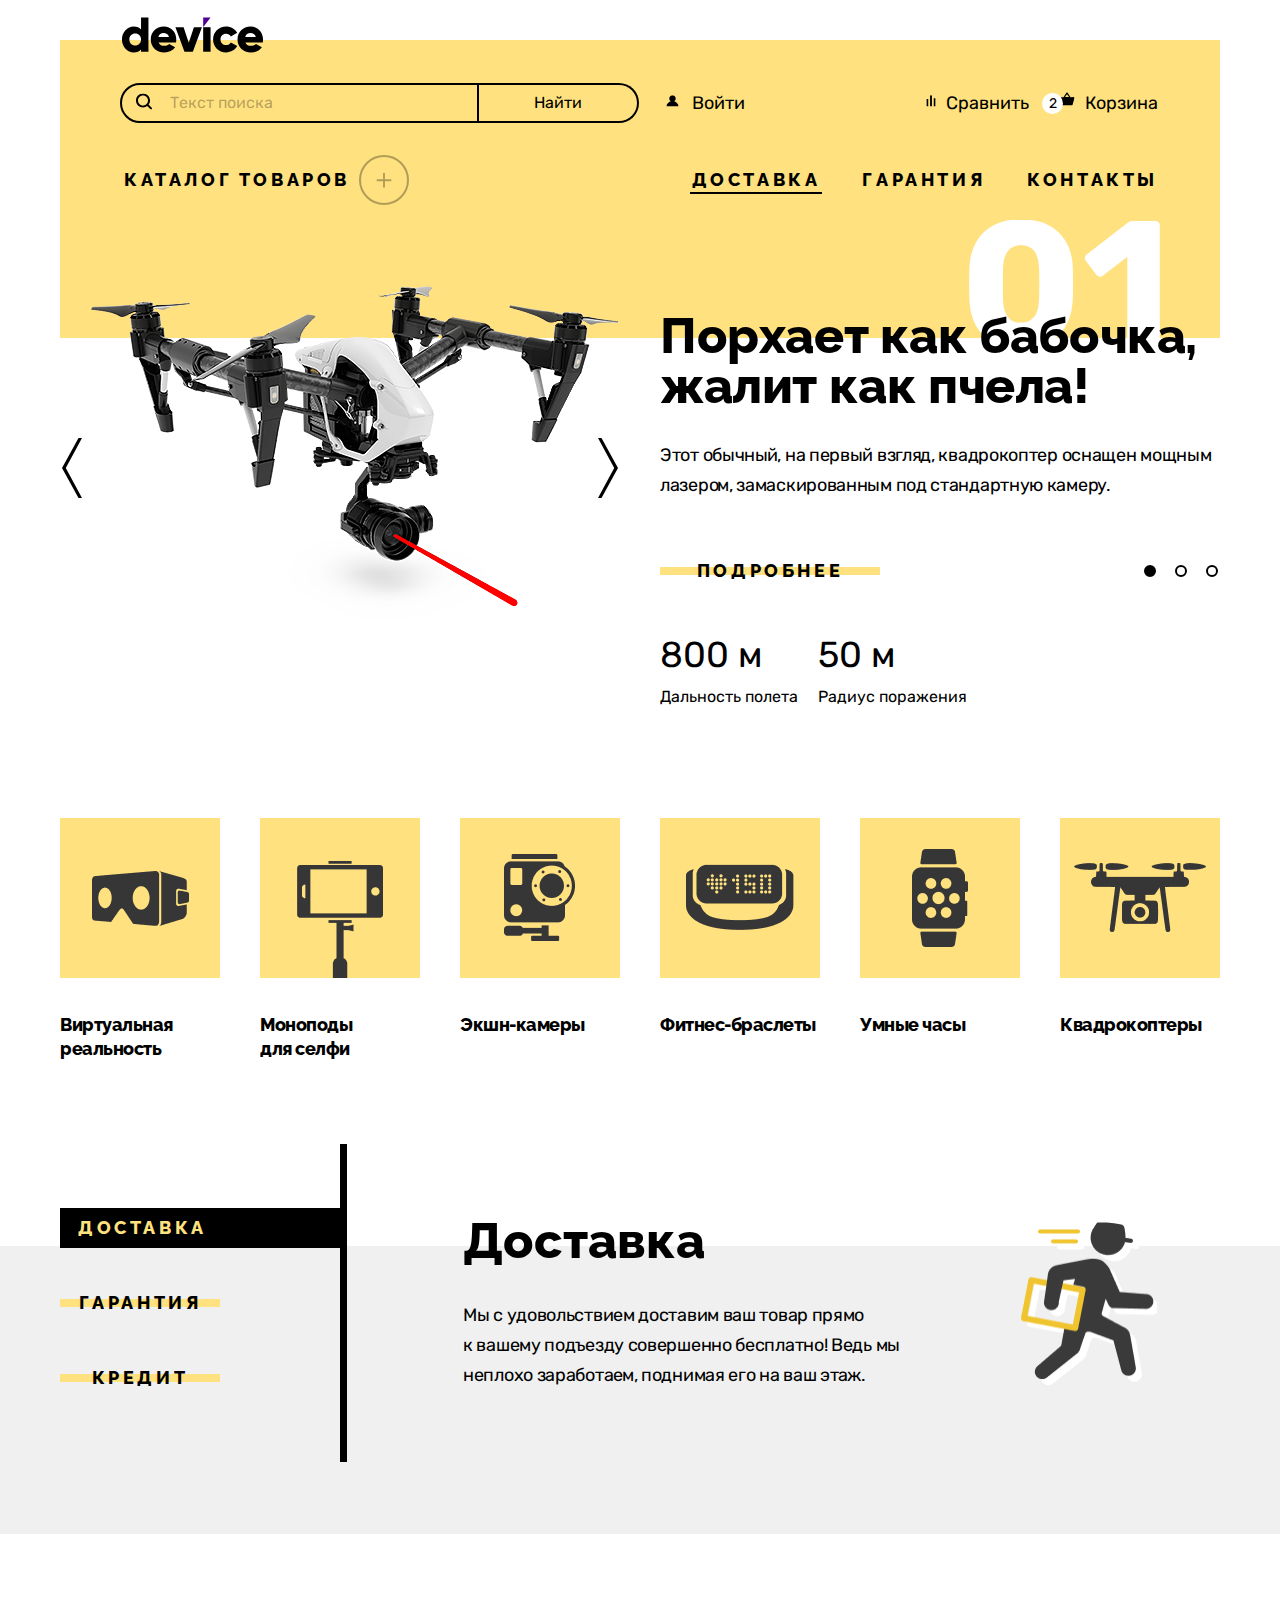
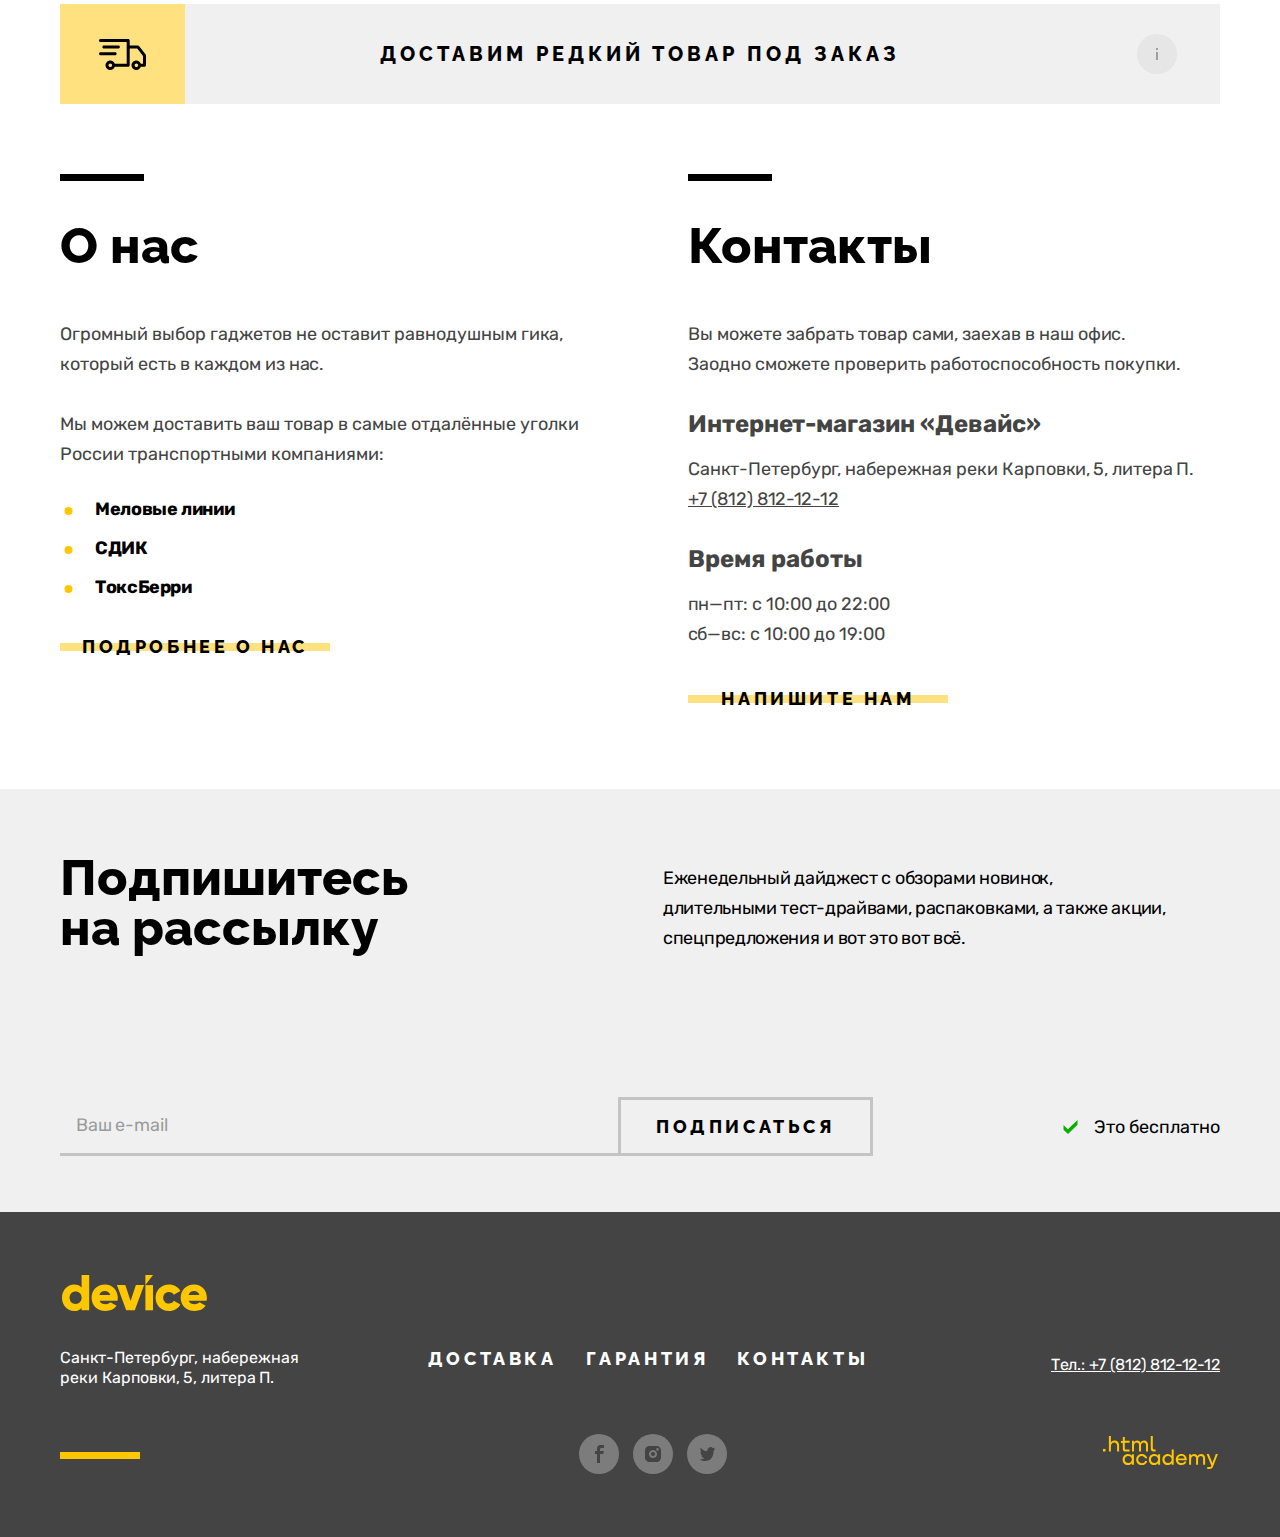
<file: index.html>
<!DOCTYPE html>
<html lang="ru">
  <head>
    <meta charset="utf-8">
    <meta name="viewport" content="width=device-width, initial-scale=1">
    <link rel="stylesheet" href="styles/styles.css">
    <title>HTML Academy: Device</title>
  </head>
  <body class="page-container">
    <header class="page-header">
      <a class="header-logo-link" href="index.html">
        <span class="visually-hidden">Лого Device</span>
        <img src="images/icons/logo.svg" alt="" width="145" height="36">
      </a>
      <nav class="page-header-navigation">
        <div class="nav-container">
          <ul class="nav-list">
            <li class="user-nav-item">
              <form class="user-nav-search" action="https://echo.htmlacademy.ru/" method="post" >
                <div class="search-input-container">
                  <input class="nav-search-input" type="text" name="search" placeholder="Текст поиска">
                </div>
                <div class="search-button-container">
                  <button class="nav-search-button" type="button">Найти</button>
                </div>
              </form>
            </li>
            <li class="user-nav-item">
              <button class="nav-login-button nav-button" type="button">Войти</button>
            </li>
          </ul>
          <ul class="nav-list left-nav-list">
            <li class="user-nav-item">
              <button class="nav-compare-button nav-button" type="button">Сравнить</button>
            </li>
            <li class="user-nav-item">
              <button class="nav-cart-button nav-button" type="button">Корзина</button>
              <span class="nav-cart-number">2</span>
            </li>
          </ul>
        </div>
        <div class="nav-container">
          <ul class="nav-list">
            <li class="primary-nav-item">
              <div class="catalog-nav-container">
                <a class="primary-nav-link" href="#">Каталог товаров </a>
                <button class="catalog-popup-button" type="button">
                  <span class="visually-hidden">Открыть каталог</span>
                </button>
                <div class="catalog-popup">
                  <div class="catalog-popup-content">
                    <ul class="category-column-list">
                      <li class="category-item">
                        <a class="category-link" href="#">Виртуальная реальность</a>
                      </li>
                      <li class="category-item">
                        <a class="category-link" href="#">Моноподы для селфи</a>
                      </li>
                      <li class="category-item">
                        <a class="category-link category-link-current" href="#">Экшн-камеры</a>
                      </li>
                    </ul>
                    <ul class="category-column-list">
                      <li class="category-item">
                        <a class="category-link" href="#">Фитнес-браслеты</a>
                      </li>
                      <li class="category-item">
                        <a class="category-link" href="#">Умные часы</a>
                      </li>
                    </ul>
                    <ul class="category-column-list">
                      <li class="category-item">
                        <a class="category-link" href="#">Квадрокоптеры</a>
                      </li>
                    </ul>
                  </div>
                </div>
              </div>

            </li>
          </ul>
          <ul class="nav-list left-nav-list">
            <li class="primary-nav-item">
              <a class="primary-nav-link primary-nav-link-current" href="#">Доставка</a>
            </li>
            <li class="primary-nav-item">
              <a class="primary-nav-link" href="#">Гарантия</a>
            </li>
            <li class="primary-nav-item">
              <a class="primary-nav-link" href="#">Контакты</a>
            </li>
          </ul>
      </nav>
    </header>
    <main class="index-main">
      <h1 class="visually-hidden">Магазин электроники Device</h1>
        <section class="main-slider">
          <h2 class="visually-hidden">Слайдер с товарами</h2>
          <div class="image-container">
            <img class="main-slider-image" src="images/content_img/quadrocopter.png" alt="quadrocopter" width="560" height="560">
            <div class="slider-arrow-container">
              <button class="slider-arrow slider-left-arrow" type="button">
                <span class="visually-hidden">Предыдущий товар</span>
              </button>
              <button class="slider-arrow slider-right-arrow" type="button">
                <span class="visually-hidden">Следующий товар</span>
              </button>
            </div>
          </div>
          <div class="description-container">
            <p class="slogan-desc-slider">Порхает как бабочка, жалит как пчела!</p>
            <p class="desc-desc-slider">Этот обычный, на первый взгляд, квадрокоптер оснащен мощным лазером, замаскированным под стандартную камеру.</p>
            <div class="slider-nav-container">
              <a class="details-desc-link button-link" href="#" disabled>Подробнее</a>
              <ul class="slider-nav-dots">
                <li class="slider-dot-container">
                  <button class="slider-dot slider-dot-active" type="button">
                    <span class="visually-hidden">продукт №1</span>
                  </button>
                </li>
                <li class="slider-dot-container">
                  <button class="slider-dot" type="button">
                    <span class="visually-hidden">продукт №2</span>
                  </button>
                </li>
                <li class="slider-dot-container">
                  <button class="slider-dot" type="button">
                    <span class="visually-hidden">продукт №1</span>
                  </button>
                </li>
              </ul>
            </div>
            <div class="slider-desc-container">
              <dl class="slider-desc-list">
                <dd class="slider-desc-value">800 м</dd>
                <dt class="slider-desc-parameter">Дальность полета</dt>
              </dl>
              <dl class="slider-desc-list">
                <dd class="slider-desc-value">50 м</dd>
                <dt class="slider-desc-parameter">Радиус поражения</dt>
              </dl>
            </div>
        </section>
        <section class="categories">
          <h2 class="visually-hidden">Категории товаров</h2>
            <ul class="main-category-list">
              <li class=main-category-item>
                <a class="main-category-link" href="#">
                  <img class="main-category-image" src="images/content_img/virtual-reality-category.png" alt="">
                  <h3 class="main-category-title">Виртуальная реальность</h3>
                </a>
              </li>
              <li class=main-category-item>
                <a class="main-category-link" href="#">
                  <img class="main-category-image" src="images/content_img/monopods-category.png" alt="">
                  <h3 class="main-category-title">Моноподы<br>для селфи</h3>
                </a>
              </li>
              <li class=main-category-item>
                <a class="main-category-link" href="#">
                  <img class="main-category-image" src="images/content_img/action-cameras-category.png" alt="">
                  <h3 class="main-category-title">Экшн-камеры</h3>
                </a>
              </li>
              <li class=main-category-item>
                <a class="main-category-link" href="#">
                  <img class="main-category-image" src="images/content_img/fitnes-bracelet-category.png" alt="">
                  <h3 class="main-category-title">Фитнес-браслеты</h3>
                </a>
              </li>
              <li class=main-category-item>
                <a class="main-category-link" href="#">
                  <img class="main-category-image" src="images/content_img/smart-watch-category.png" alt="">
                  <h3 class="main-category-title">Умные часы</h3>
                </a>
              </li>
              <li class=main-category-item>
                <a class="main-category-link" href="#">
                  <img class="main-category-image" src="images/content_img/quadrocopters-category.png" alt="">
                  <h3 class="main-category-title">Квадрокоптеры</h3>
                </a>
              </li>
            </ul>
        </section>
        <section class="services">
          <div class="services-container">
            <h2 class="visually-hidden">Услуги</h2>
            <ul class="service-list">
              <li class="service-item">
                <button class="service-button button-link-active" type="button">Доставка</button>
              </li>
              <li class="service-item">
                <button class="service-button button-link" type="button">Гарантия</button>
              </li>
              <li class="service-item">
                <button class="service-button button-link" type="button">Кредит</button>
              </li>
            </ul>
            <div class="service-description">
              <h3 class="service-desc-title">Доставка</h3>
              <p class="service-desc-desc">Мы с удовольствием доставим ваш товар прямо<br>к вашему подъезду совершенно бесплатно! Ведь мы неплохо заработаем, поднимая его на ваш этаж.</p>
            </div>
          </div>
        </section>
        <section class="rare-delivery">
          <a href="#" class="rare-delivery-link">
            <div class="delivery-car-container"></div>
            <h2 class="rare-delivery-title">Доставим редкий товар под заказ</h2>
            <button class="info-delivery-button">
              <span class="visually-hidden">Информация о доставке редких товаров</span>
              <svg xmlns="http://www.w3.org/2000/svg" width="2" height="12" viewBox="0 0 2 12" fill="none">
                <g opacity="1" clip-path="url(#clip0_56036_747)">
                <path d="M2 0H0V2H2V0Z" fill="black"/>
                <path d="M2 4H0V12H2V4Z" fill="black"/>
                </g>
                <defs>
                <clipPath id="clip0_56036_747">
                <rect width="2" height="12" fill="white"/>
                </clipPath>
                </defs>
                </svg>
            </button>
          </a>
        </section>
        <section class="info-company">
          <article class="about-us info-company-part">
            <h2 class="info-company-title">О нас</h2>
            <p class="info-company-text">Огромный выбор гаджетов не оставит равнодушным гика, который есть в каждом из нас.</p>
            <p class="info-company-text">Мы можем доставить ваш товар в самые отдалённые уголки России транспортными компаниями:</p>
            <ul class="transport-list">
              <li class="transport-item">Меловые линии</li>
              <li class="transport-item">СДИК</li>
              <li class="transport-item">ТоксБерри</li>
            </ul>
            <a href="#" class="about-us-link button-link">Подробнее о нас</a>
          </article>
          <article class="contacts info-company-part">
            <h2 class="info-company-title">Контакты</h2>
            <p class="info-company-text"> Вы можете забрать товар сами, заехав в наш офис.<br>Заодно сможете проверить работоспособность покупки. </p>
            <section class="contact-company">  
              <h3 class="info-company-subtitle">Интернет-магазин «Девайс»</h3>
              <address class="info-company-adress">
                <a class="info-company-adress-link info-company-text" href="#">Санкт-Петербург, набережная реки Карповки, 5, литера П.</a>
              </address>
              <a class="info-company-phone-link" href="tel:+78128121212">
                <span class="phone-number">+7 (812) 812-12-12</span>
              </a>
            </section>
            <section class="work-company">
              <h3 class="info-company-subtitle">Время работы</h3>
              <ul class="work-time-list">
                <li class="work-time-item info-company-text">пн—пт: с 10:00 до 22:00</li>
                <li class="work-time-item info-company-text">сб—вс: с 10:00 до 19:00</li>
              </ul>
            </section>
            <a href="#" class="contacts-link button-link">Напишите нам</a>
          </article>
        </section>
        <section class="subscribe">
          <div class="subscribe-container">
            <div class="subscribe-desc-container">
              <h2 class="subscribe-title">Подпишитесь<br>на рассылку</h2>
              <p class="subscribe-desc">Еженедельный дайджест с обзорами новинок,<br>длительными тест-драйвами, распаковками, а также акции, спецпредложения и вот это вот всё.</p>
            </div>
            <form class="subscribe-form" action="https://echo.htmlacademy.ru/" method="post">
              <input class="subscribe-input standart-input" type="email" name="e-mail" placeholder="Ваш e-mail">
              <button class="subscribe-button" type="submit">Подписаться</button>
              <span class="subscribe-note">Это бесплатно</span>
            </form>
          </div>
        </section>
    </main>
    <footer class="page-footer">
      <div class="footer-logo-container">
        <a class="footer-logo-link" href="index.html">
          <span class="visually-hidden">Лого Device</span>
          <img src="images/icons/logo-yellow.svg" alt="" width="145" height="36">
        </a>
      </div>
      <div class="page-footer-container">
        <div class="adress-container">
          <address class="footer-adress">
            <a class="footer-adress-link" href="#">Санкт-Петербург, набережная реки Карповки, 5, литера П.</a>
          </address>
          <div class="decor-rectangle"></div>
        </div>
        <div class="nav-socials-container">
          <ul class="nav-footer-list">
            <li class="nav-footer-item">
              <a class="nav-footer-link" href="#">Доставка</a>
            </li>
            <li class="nav-footer-item">
              <a class="nav-footer-link" href="#">Гарантия</a>
            </li>
            <li class="nav-footer-item">
              <a class="nav-footer-link" href="#">Контакты</a>
            </li>
          </ul>
          <ul class="socials-footer-list">
            <li class="socials-footer-item">
              <a class="socials-footer-link" href="https://www.facebook.com/htmlacademy">
                <span class="visually-hidden">Facebook</span>
                <svg xmlns="http://www.w3.org/2000/svg" width="40" height="40" viewBox="0 0 40 40" fill="none">
                  <circle cx="20" cy="20" r="20" fill="white" fill-opacity="0.3"/>
                  <path d="M22.5 14H25V11H21.6C18.8 11 18 12.7 18 15.2V17H16V20H18V29H21V20H24.3L24.9 17H21V15.5C21 14.7 21.3 14 22.5 14Z" fill="#444444"/>
                </svg>
              </a>
            </li>
            <li class="socials-footer-item">
              <a class="socials-footer-link" href="https://www.instagram.com/htmlacademy">
                <span class="visually-hidden">Instagram</span>
                <svg xmlns="http://www.w3.org/2000/svg" width="40" height="40" viewBox="0 0 40 40" fill="none">
                  <circle cx="20" cy="20" r="20" fill="white" fill-opacity="0.3"/>
                  <path d="M20 22C21.1046 22 22 21.1046 22 20C22 18.8954 21.1046 18 20 18C18.8954 18 18 18.8954 18 20C18 21.1046 18.8954 22 20 22Z" fill="#444444"/>
                  <path d="M26.7 13.3C25.8 12.4 24.7 12 23.3 12H16.7C13.9 12 12 13.9 12 16.7V23.3C12 24.7 12.4 25.9 13.4 26.7C14.3 27.6 15.4 28 16.7 28H23.3C24.7 28 25.9 27.6 26.7 26.7C27.5 25.8 28 24.7 28 23.3V16.7C28 15.3 27.6 14.1 26.7 13.3ZM20 24.1C17.8 24.1 15.9 22.3 15.9 20C15.9 17.7 17.8 15.9 20 15.9C22.2 15.9 24.1 17.7 24.1 20C24.1 22.3 22.2 24.1 20 24.1ZM24.6 16.7C23.9 16.7 23.3 16.2 23.3 15.4C23.3 14.6 23.8 14.1 24.6 14.1C25.3 14.1 25.9 14.7 25.9 15.4C25.9 16.1 25.3 16.7 24.6 16.7Z" fill="#444444"/>
                </svg>
              </a>
            </li>
            <li class="socials-footer-item">
              <a class="socials-footer-link" href="https://www.twitter.com/htmlacademy_ru">
                <span class="visually-hidden">Twitter</span>
                <svg xmlns="http://www.w3.org/2000/svg" width="40" height="40" viewBox="0 0 40 40" fill="none">
                  <circle cx="20" cy="20" r="20" fill="white" fill-opacity="0.3"/>
                  <path d="M22.7 13.1551C24.2 12.6551 25.3 13.4551 25.9 14.2551C26.4 14.0551 27 13.8551 27.6 13.6551C27.6 14.4551 27.1 15.0551 26.8 15.2551C27.5 15.4551 28 14.8551 28 14.8551C27.9 15.7551 27.1 16.5551 26.6 16.7551C26.4 23.0551 23.8 27.1551 17.7 27.0551C17.2 27.0551 17.8 27.0551 17.3 27.0551C17 27.0551 13.6 26.6551 13 25.2551C15 25.4551 16.4 24.8551 17.1 24.1551C16.3 23.8551 14.7 23.7551 14.5 21.3551C14.8 21.5551 15 21.6551 15.6 21.5551C14.5 20.7551 13.3 20.0551 13.4 18.0551C13.7 18.3551 14.3 18.5551 14.6 18.4551C14 18.2551 12.8 15.3551 13.8 13.8551C15.4 15.5551 17.1 17.2551 20.1 17.3551C20.3 15.2551 21.1 13.8551 22.7 13.1551Z" fill="#444444"/>
                </svg>
              </a>
            </li>
          </ul>
        </div>
        <div class="phone-logo-container">
          <a class="mobile-footer-link" href="tel:+78128121212">
            <span class="phone-number">Тел.: +7 (812) 812-12-12</span>
          </a>
          <a class="developer-footer-link" href="https://htmlacademy.ru/">
            <span class="visually-hidden">Лого htmlacademy</span>
            <svg class="logo-htmlacademy" xmlns="http://www.w3.org/2000/svg" width="115" height="33" viewBox="0 0 115 33" fill="none">
              <path d="M0 12.9V15.5H2.5V12.9H0Z" fill="#FFC700"/>
              <path d="M11.6 4.5C10 4.5 8.8 5.2 8 6.2H7.9V0H5.9V15.5H7.9V10.2C7.9 8.1 9.2 6.6 11.2 6.6C13 6.6 14.1 8 14.1 9.8V15.5H16.1V9.4C16.2 6.4 14.3 4.5 11.6 4.5Z" fill="#FFC700"/>
              <path d="M26.6 4.8H21.8V1.1H19.8V4.9H17.9V6.9H19.8V12.9C19.8 14.6 20.8 15.6 22.5 15.6H26.6V13.6H22.9C22.2 13.6 21.8 13.2 21.8 12.5V6.8H26.6V4.8Z" fill="#FFC700"/>
              <path d="M41.1 4.6C39.5 4.6 38.2 5.4 37.6 6.7H37.5C36.9 5.5 35.7 4.6 34.1 4.6C32.7 4.6 31.6 5.4 31 6.4H30.9V4.8H29V15.4H31V10C31 8 32 6.5 33.6 6.5C35.1 6.5 36 7.5 36 9.1V15.4H38V9.8C38 7.4 39.4 6.5 40.6 6.5C42.1 6.5 43 7.5 43 9.1V15.4H45V8.9C45.1 6.4 43.6 4.6 41.1 4.6Z" fill="#FFC700"/>
              <path d="M47.8 12.7C47.8 14.4 48.8 15.4 50.6 15.4H52.6V13.4H50.9C50.2 13.4 49.8 13 49.8 12.3V0H47.8V12.7Z" fill="#FFC700"/>
              <path d="M28.9 19.7C28 18.6 26.7 17.9 25 17.9C21.9 17.9 19.6 20.2 19.6 23.5C19.6 26.8 21.9 29.1 25 29.1C26.8 29.1 28 28.3 28.8 27.2H28.9V28.8H30.9V18.2H28.9V19.7ZM25.3 27.1C23.1 27.1 21.7 25.5 21.7 23.5C21.7 21.5 23.1 19.9 25.3 19.9C27.5 19.9 28.9 21.5 28.9 23.5C28.9 25.4 27.5 27.1 25.3 27.1Z" fill="#FFC700"/>
              <path d="M44.2 22C43.7 19.6 41.6 17.9 38.8 17.9C35.4 17.9 33.2 20.4 33.2 23.5C33.2 26.6 35.4 29.1 38.8 29.1C41.6 29.1 43.7 27.3 44.2 24.9H42.1C41.7 26.2 40.4 27.2 38.8 27.2C36.6 27.2 35.2 25.6 35.2 23.6C35.2 21.6 36.6 20 38.8 20C40.4 20 41.6 21 42.1 22.2H44.2V22Z" fill="#FFC700"/>
              <path d="M55.1 19.7C54.2 18.6 52.9 17.9 51.2 17.9C48.1 17.9 45.8 20.2 45.8 23.5C45.8 26.8 48.1 29.1 51.2 29.1C53 29.1 54.2 28.3 55 27.2H55.1V28.8H57.1V18.2H55.1V19.7ZM51.5 27.1C49.3 27.1 47.9 25.5 47.9 23.5C47.9 21.5 49.3 19.9 51.5 19.9C53.7 19.9 55.1 21.5 55.1 23.5C55.1 25.4 53.6 27.1 51.5 27.1Z" fill="#FFC700"/>
              <path d="M68.7 19.8C67.8 18.7 66.5 17.9 64.8 17.9C61.7 17.9 59.4 20.2 59.4 23.5C59.4 26.8 61.6 29.1 64.8 29.1C66.5 29.1 67.8 28.3 68.6 27.3H68.7V28.8H70.7V13.4H68.7V19.8ZM65.1 27.1C62.9 27.1 61.5 25.5 61.5 23.5C61.5 21.5 62.9 19.9 65.1 19.9C67.3 19.9 68.7 21.5 68.7 23.5C68.6 25.5 67.2 27.1 65.1 27.1Z" fill="#FFC700"/>
              <path d="M78.3 17.9C75 17.9 72.8 20.4 72.8 23.5C72.8 26.5 74.9 29.1 78.3 29.1C80.8 29.1 82.8 27.8 83.5 25.5H81.4C80.9 26.5 79.8 27.1 78.4 27.1C76.5 27.1 75.1 25.8 75 24.2H83.8C84 20.6 81.8 17.9 78.3 17.9ZM78.3 19.8C80 19.8 81.3 20.8 81.6 22.4H75.1C75.4 20.9 76.6 19.8 78.3 19.8Z" fill="#FFC700"/>
              <path d="M98.2 17.9C96.6 17.9 95.3 18.7 94.6 19.9H94.5C93.9 18.7 92.7 17.9 91.1 17.9C89.7 17.9 88.6 18.6 88 19.7V18.2H86.1V28.8H88.1V23.4C88.1 21.4 89.1 20 90.7 19.9C92.2 19.9 93.1 20.9 93.1 22.5V28.8H95.1V23.2C95.1 20.8 96.5 19.9 97.7 19.9C99.2 19.9 100.1 20.9 100.1 22.5V28.8H102.1V22.3C102.2 19.7 100.7 17.9 98.2 17.9Z" fill="#FFC700"/>
              <path d="M109.4 27L105.8 18.1H103.6L108.4 29.7C108.1 30.6 107.7 30.9 106.7 30.9H104.2V32.9H106.7C108.5 32.9 109.5 32.1 110.2 30.3L114.9 18.1H112.8L109.4 27Z" fill="#FFC700"/>
            </svg>
          </a>
        </div>
      </div>
    </footer>
    <div class="modal">
      <div class="modal-content">
        <form class="modal-form" action="https://echo.htmlacademy.ru/" method="post">
          <h2 class="modal-title">Доставка под заказ</h2>
          <button class="modal-close" type="button">
            <span class="visually-hidden">Закрыть модальное окно</span>
            <svg xmlns="http://www.w3.org/2000/svg" width="26" height="26" viewBox="0 0 26 26" fill="none">
              <g clip-path="url(#clip0_56064_635)">
              <path d="M26 2.36364L23.6364 0L13 10.6364L2.36364 0L0 2.36364L10.6364 13L0 23.6364L2.36364 26L13 15.3636L23.6364 26L26 23.6364L15.3636 13L26 2.36364Z" fill="black"/>
              </g>
              <defs>
              <clipPath id="clip0_56064_635">
              <rect width="26" height="26" fill="white"/>
              </clipPath>
              </defs>
            </svg>
          </button>
          <fieldset class="modal-fieldset your-name">
            <label class="modal-label" for="name">Ваше имя</label>
            <input class="modal-input standart-input" id="name" type="text" name="yourname" placeholder="Введите имя">
          </fieldset>
          <fieldset class="modal-fieldset your-email">
            <label class="modal-label" for="email">Ваш e-mail</label>
            <input class="modal-input email-input standart-input" id="email" type="email" name="email" placeholder="Ваш e-mail">
            <span class="email-input-note">Забавный у вас адрес</span>
          </fieldset>
          <fieldset class="modal-fieldset your-order">
            <label class="modal-label" for="order">Что нужно привезти</label>
            <input class="modal-input standart-input" id="order" name="order" type="text" placeholder="В свободной форме">
          </fieldset>
          <fieldset class="modal-fieldset your-quantity">
            <div class="label-info-container">
              <label class="modal-label" for="quantity">Количество</label>
              <button class="info-quantity" type="button">
                <span class="visually-hidden">Показать информацию о количестве товара</span>
              </button>
              <div class="info-popup">
              <div class="info-quantity-content">Постараемся найти, сколько нужно. Привезём сколько получится по требованиям к провозу багажа.</div>
              </div>
            </div>
            <div class="number-input-container">
              <button class="button-minus button-number" type="button">
                <span class="visually-hidden">Уменьшить количество</span>
                <svg xmlns="http://www.w3.org/2000/svg" width="16" height="16" viewBox="0 0 16 16" fill="none">
                  <path d="M16 7H0V9H16V7Z" fill="black"/>
                </svg>
              </button>
              <input class="modal-input standart-input number-input" id="quantity" type="number" name="quantity">
              <button class="button-plus button-number" type="button">
                <span class="visually-hidden">Увеличить количество</span>
                <svg xmlns="http://www.w3.org/2000/svg" width="16" height="16" viewBox="0 0 16 16" fill="none">
                  <g clip-path="url(#clip0_56064_681)">
                  <path d="M16 7H9V0H7V7H0V9H7V16H9V9H16V7Z" fill="black"/>
                  </g>
                  <defs>
                  <clipPath id="clip0_56064_681">
                  <rect width="16" height="16" fill="white"/>
                  </clipPath>
                  </defs>
                </svg>
              </button>
            </div>
          </fieldset>
          <button class="modal-submit-button button-link">Отправить</button>
        </form>
      </div>
    </div>
  </body>
</html>
</file>
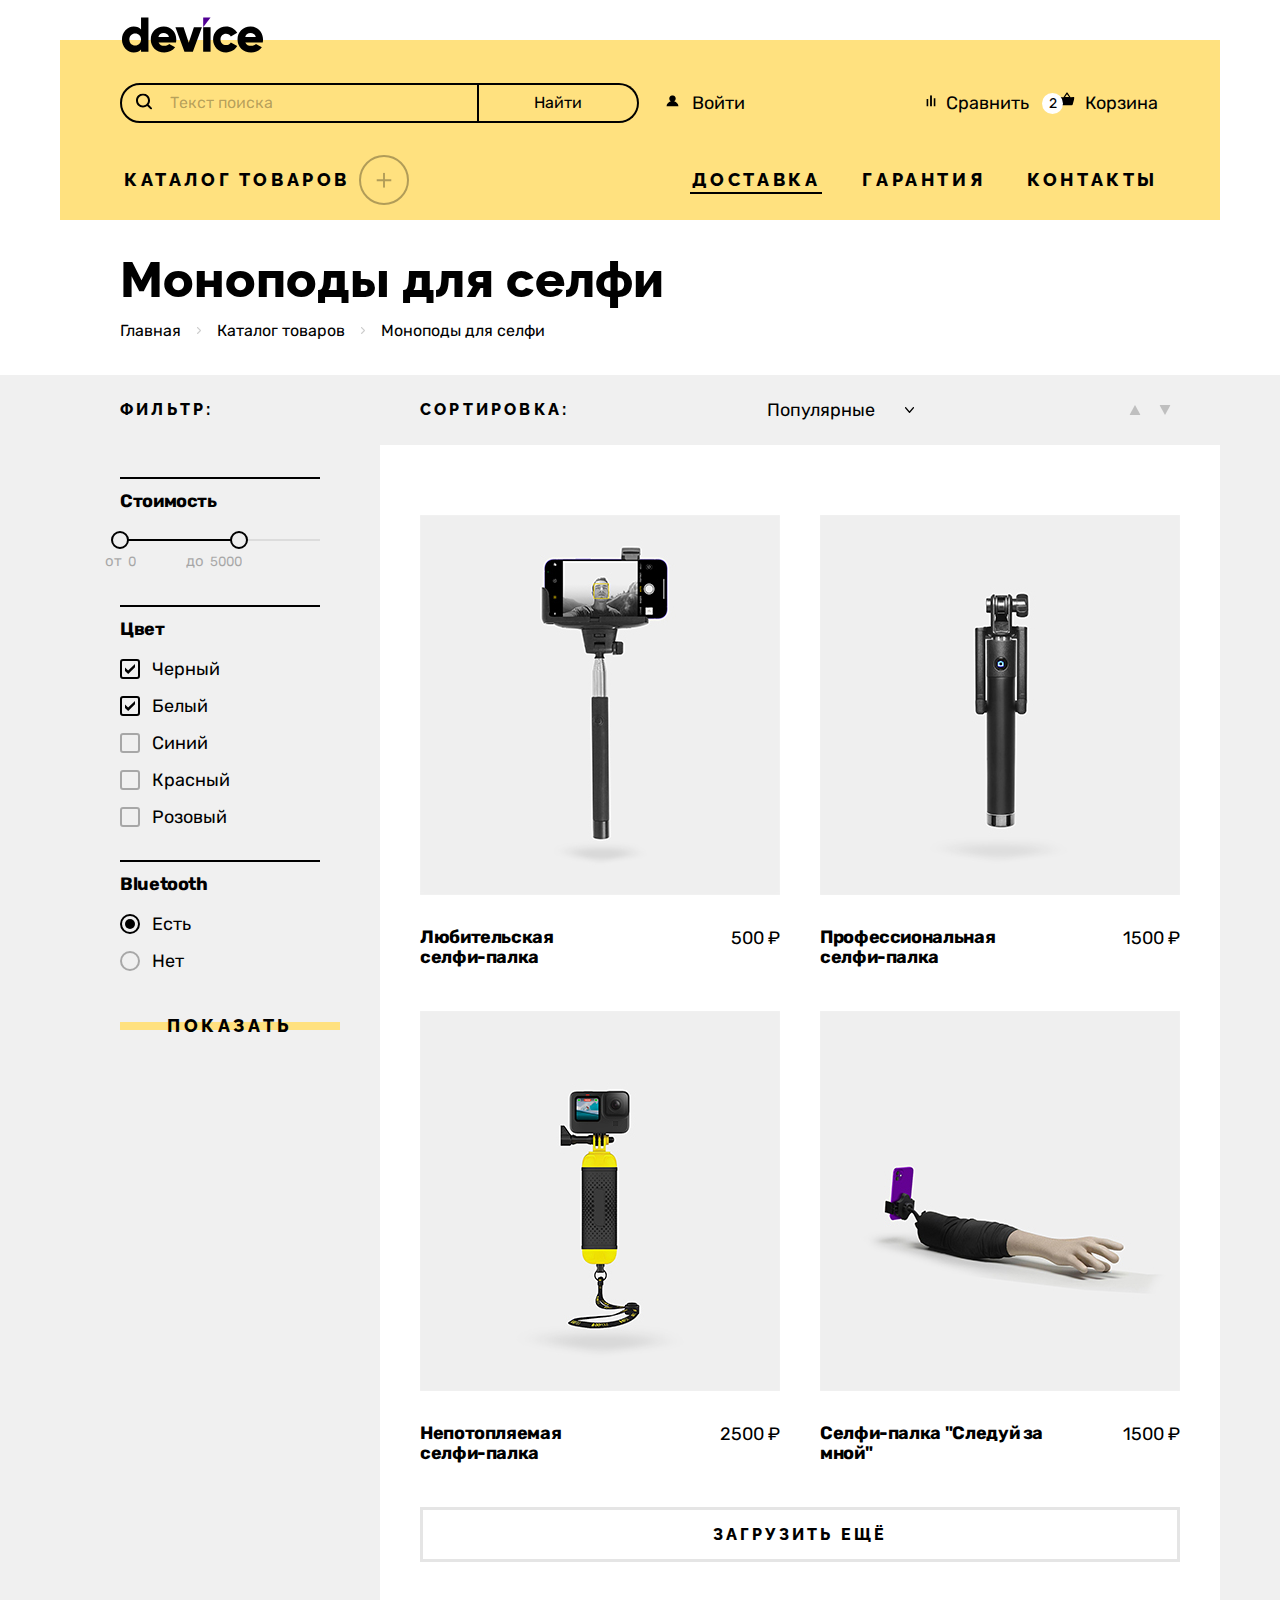
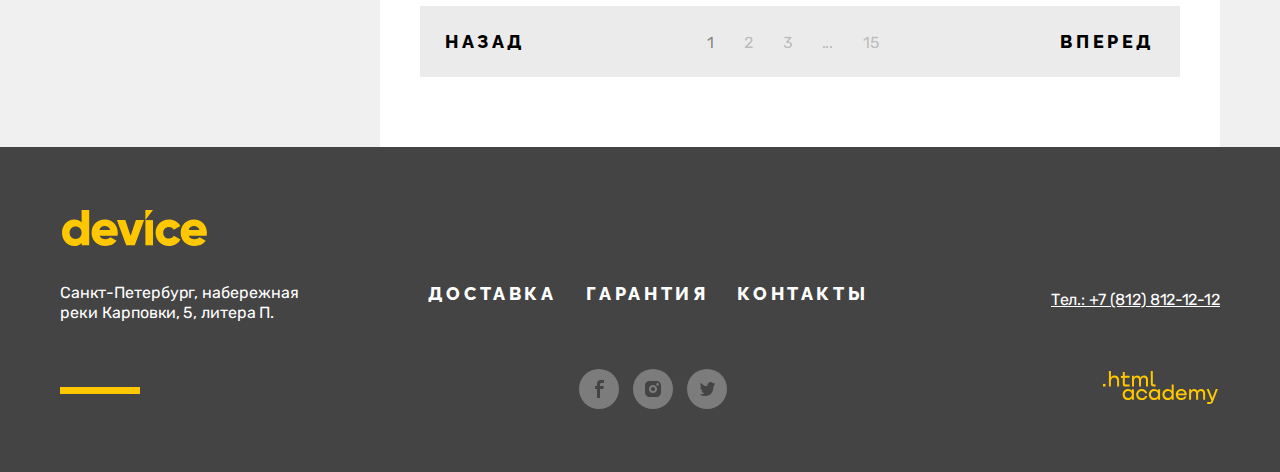
<file: catalog.html>
<!DOCTYPE html>
<html lang="ru">
  <head>
    <meta charset="utf-8">
    <meta name="viewport" content="width=device-width, initial-scale=1">
    <link rel="stylesheet" href="styles/styles.css">
    <title>HTML Academy: Device</title>
  </head>
  <body class="page-container">
    <header class="page-header">
      <a class="header-logo-link" href="index.html">
        <span class="visually-hidden">Лого Device</span>
        <img src="images/icons/logo.svg" alt="" width="145" height="36">
      </a>
      <nav class="page-header-navigation">
        <div class="nav-container">
          <ul class="nav-list">
            <li class="user-nav-item">
              <form class="user-nav-search" action="https://echo.htmlacademy.ru/" method="post" >
                <div class="search-input-container">
                  <input class="nav-search-input" type="text" name="search" placeholder="Текст поиска">
                </div>
                <div class="search-button-container">
                  <button class="nav-search-button" type="button">Найти</button>
                </div>
              </form>
            </li>
            <li class="user-nav-item">
              <button class="nav-login-button nav-button" type="button">Войти</button>
            </li>
          </ul>
          <ul class="nav-list left-nav-list">
            <li class="user-nav-item">
              <button class="nav-compare-button nav-button" type="button">Сравнить</button>
            </li>
            <li class="user-nav-item cart-item">
              <button class="nav-cart-button nav-button" type="button">Корзина</button>
              <span class="nav-cart-number">2</span>
              <div class="cart-popup">
                <div class="cart-popup-content">
                  <p class="cart-popup-item">
                    <a class="cart-product-link" href="#">
                      <img class="cart-product-image" src="images/content_img/small-amateur-selfie-stick.jpg" alt="" width="39" height="43">
                      <span class="cart-product-title">Любительская<br>селфи-палка</span>
                    </a>
                    <button class="delete-product-button" type="button">
                      <span class="visually-hidden">Удалить товар</span>
                    </button>
                  </p>
                  <p class="cart-popup-item">
                    <a class="cart-product-link" href="#">
                      <img class="cart-product-image" src="images/content_img/small-proff-selfie-stick.jpg" alt="" width="39" height="43">
                      <span class="cart-product-title">Профессиональная<br>селфи-палка</span>
                    </a>
                    <button class="delete-product-button" type="button">
                      <span class="visually-hidden">Удалить товар</span>
                    </button>
                  </p>
                  <p class="cart-popup-order">
                    <b class="cart-popup-desc">Товаров:
                      <span class="order-quantity">2</span>
                    </b>
                    <b class="cart-popup-desc">Сумма:
                      <span class="order-price">2000 &#8381;</span>
                    </b>
                  </p>
                  <a class="cart-link" href="#">Открыть корзину</a>
                </div>
              </div>
            </li>
          </ul>
        </div>
        <div class="nav-container">
          <ul class="nav-list">
            <li class="primary-nav-item">
              <div class="catalog-nav-container">
                <a class="primary-nav-link" href="#">Каталог товаров </a>
                <button class="catalog-popup-button" type="button">
                  <span class="visually-hidden">Открыть каталог</span>
                </button>
                <div class="catalog-popup">
                  <div class="catalog-popup-content">
                    <ul class="category-column-list">
                      <li class="category-item">
                        <a class="category-link" href="#">Виртуальная реальность</a>
                      </li>
                      <li class="category-item">
                        <a class="category-link" href="#">Моноподы для селфи</a>
                      </li>
                      <li class="category-item">
                        <a class="category-link category-link-current" href="#">Экшн-камеры</a>
                      </li>
                    </ul>
                    <ul class="category-column-list">
                      <li class="category-item">
                        <a class="category-link" href="#">Фитнес-браслеты</a>
                      </li>
                      <li class="category-item">
                        <a class="category-link" href="#">Умные часы</a>
                      </li>
                    </ul>
                    <ul class="category-column-list">
                      <li class="category-item">
                        <a class="category-link" href="#">Квадрокоптеры</a>
                      </li>
                    </ul>
                  </div>
                </div>
              </div>

            </li>
          </ul>
          <ul class="nav-list left-nav-list">
            <li class="primary-nav-item">
              <a class="primary-nav-link primary-nav-link-current" href="#">Доставка</a>
            </li>
            <li class="primary-nav-item">
              <a class="primary-nav-link" href="#">Гарантия</a>
            </li>
            <li class="primary-nav-item">
              <a class="primary-nav-link" href="#">Контакты</a>
            </li>
          </ul>
        </div>
      </nav>
    </header>
    <main class="catеgory-main">
      <section class="category-main-header">
        <h1 class="category-title">Моноподы для селфи</h1>
        <ul class="breadcrumbs-list">
          <li class="breadcrumbs-item">
            <a class="breadcrumbs-link" href="index.html">Главная</a>
          </li>
          <li class="breadcrumbs-item">
            <a class="breadcrumbs-link" href="#">Каталог товаров</a>
          </li>
          <li class="breadcrumbs-item">
            <a class="breadcrumbs-link" href="#">Моноподы для селфи</a>
          </li>
        </ul>
      </section>
      <section class="category-products">
        <div class="category-products-container">
          <div class="category-products-filter">
            <h2 class="visually-hidden">Фильтры, сортировка и карточки товаров</h2>
            <form class="category-filter-form" action="https://echo.htmlacademy.ru/" method="post">
              <h3 class="category-subtitle">Фильтр:</h3>
              <fieldset class="category-filter filter-price">
                <legend class="category-filter-title">Стоимость</legend>
                <div class="range-scale">
                  <div class="range-bar" style="left: 0px; width: 119px">
                    <button class="range-toggle toggle-min" type="button">
                      <span class="visually-hidden">Изменить минимальную цену</span>
                    </button>
                    <button class="range-toggle toggle-max" type="button">
                      <span class="visually-hidden">Изменить максимальную цену</span>
                    </button>
                  </div>
                </div>
                <div class="range-wrapper-inputs">
                  <div class="range-price-container">
                    <label class="price-label" for="from-min-price">от</label>
                    <input class="price-input" type="number" name="min-price" value="0" id="from-min-price">
                  </div>
                  <div class="range-price-container">
                    <label class="price-label" for="to-max-price">до</label>
                    <input class="price-input" type="number" name="max-price" value="5000" id="to-max-price">
                  </div>
                </div>
              </fieldset>
              <fieldset class="category-filter filter-color">
                <legend class="category-filter-title">Цвет</legend>
                <ul class="filter-list">
                  <li class="filter-item">
                    <label class="filter-label">
                      <input class="filter-input visually-hidden" type="checkbox" name="filter-color" value="black" checked>
                      <span class="control-mark-square">
                        <span class="control-mark"></span>
                      </span>
                      <span class="control-label">Черный</span>
                    </label>
                  </li>
                  <li class="filter-item">
                    <label class="filter-label">
                      <input class="filter-input visually-hidden" type="checkbox" name="filter-color" value="white" checked>
                      <span class="control-mark-square">
                        <span class="control-mark"></span>
                      </span>
                      <span class="control-label">Белый</span>
                    </label>
                  </li>
                  <li class="filter-item">
                    <label class="filter-label">
                      <input class="filter-input visually-hidden" type="checkbox" name="filter-color" value="blue">
                      <span class="control-mark-square">
                        <span class="control-mark"></span>
                      </span>
                      <span class="control-label">Синий</span>
                    </label>
                  </li>
                  <li class="filter-item">
                    <label class="filter-label">
                      <input class="filter-input visually-hidden" type="checkbox" name="filter-color" value="red">
                      <span class="control-mark-square">
                        <span class="control-mark"></span>
                      </span>
                      <span class="control-label">Красный</span>
                    </label>
                  </li>
                  <li class="filter-item">
                    <label class="filter-label">
                      <input class="filter-input visually-hidden" type="checkbox" name="filter-color" value="rose">
                      <span class="control-mark-square">
                        <span class="control-mark"></span>
                      </span>
                      <span class="control-label">Розовый</span>
                    </label>
                  </li>
                </ul>
              </fieldset>
              <fieldset class="category-filter filter-bluetooth">
                <legend class="category-filter-title">Bluetooth</legend>
                <ul class="filter-list">
                  <li class="filter-item">
                    <label class="filter-label">
                      <input class="filter-input visually-hidden" type="radio" name="filter-bluetooth" value="yes" checked>
                      <span class="control-mark-square">
                        <span class="control-mark"></span>
                      </span>
                      <span class="control-label">Есть</span>
                    </label>
                  </li>
                  <li class="filter-item">
                    <label class="filter-label">
                      <input class="filter-input visually-hidden" type="radio" name="filter-bluetooth" value="no">
                      <span class="control-mark-square">
                        <span class="control-mark"></span>
                      </span>
                      <span class="control-label">Нет</span>
                    </label>
                  </li>
                </ul>
              </fieldset>
              <button class="filter-submit-button button-link" type="submit">Показать</button>
            </form>
          </div>
          <div class="category-products-cards">
            <div class="category-sorting">
              <h3 class="category-subtitle">Сортировка:</h3>
              <form class="sorting-form" action="https://echo.htmlacademy.ru/" method="post">
                <label class="visually-hidden" for="sorting-cards">Сортировка товаров</label>
                <div class="sorting-select-container">
                  <select class="sorting-select" name="sorting-cards" id="sorting-cards">
                    <option class="sorting-option" value="popular">Популярные</option>
                    <option class="sorting-option" value="popular">Дешевые</option>
                    <option class="sorting-option" value="popular">Дорогие</option>
                  </select>
                </div>
              </form>
              <div class="sorting-direction-container">
                <button class="sorting-direction-button up-down" type="button">
                  <span class="visually-hidden">От большего к меньшему</span>
                </button>
                <button class="sorting-direction-button down-up" type="button">
                  <span class="visually-hidden">От меньшего к большему</span>
                </button>
              </div>
            </div>
            <div class="products-cards">
              <h2 class="visually-hidden">Карточки товаров</h2>
              <div class="products-cards-container">
                <article class="card">
                  <a class="card-link" href="#">
                    <img class="card-image" src="images/content_img/amateur-selfie-stick.jpg" alt="" width="360" height="380">
                    <div class="card-desc-container">
                      <h3 class="card-title">Любительская<br>селфи-палка</h3>
                      <b class="card-price">500 &#8381;</b>
                    </div>
                  </a>
                  <button class="card-details-button button-link" type="button">Подробнее</button>
                </article>
                <article class="card">
                  <a class="card-link" href="#">
                    <img class="card-image" src="images/content_img/proff-selfie-stick.jpg" alt="" width="360" height="380">
                    <div class="card-desc-container">
                      <h3 class="card-title">Профессиональная<br>селфи-палка</h3>
                      <b class="card-price">1500 &#8381;</b>
                    </div>
                  </a>
                  <button class="card-details-button button-link" type="button">Подробнее</button>
                </article>
                <article class="card">
                  <a class="card-link" href="#">
                    <img class="card-image" src="images/content_img/unsinkable-selfie-stick.jpg" alt="" width="360" height="380">
                    <div class="card-desc-container">
                      <h3 class="card-title">Непотопляемая<br>селфи-палка</h3>
                      <b class="card-price">2500 &#8381;</b>
                    </div>
                  </a>
                  <button class="card-details-button button-link" type="button">Подробнее</button>
                </article>
                <article class="card">
                  <a class="card-link" href="#">
                    <img class="card-image" src="images/content_img/follow-selfie-stick.jpg" alt="" width="360" height="380">
                    <div class="card-desc-container">
                      <h3 class="card-title">Селфи-палка "Следуй за<br>мной"</h3>
                      <b class="card-price">1500 &#8381;</b>
                    </div>
                  </a>
                  <button class="card-details-button button-link" type="button">Подробнее</button>
                </article>
              </div>
              <button class="loading-button" type="button">Загрузить ещё</button>
              <nav class="pagination">
                <a class="pagination-word-link" href="#">Назад</a>
                <ul class="pagination-list">
                  <li class="pagination-item">
                    <a class="pagination-link pagination-link-current" href="#">1</a>
                  </li>
                  <li class="pagination-item">
                    <a class="pagination-link" href="#">2</a>
                  </li>
                  <li class="pagination-item">
                    <a class="pagination-link" href="#">3</a>
                  </li>
                  <li class="pagination-item">
                    <a class="pagination-link" href="#">...</a>
                  </li>
                  <li class="pagination-item">
                    <a class="pagination-link" href="#">15</a>
                  </li>
                </ul>
                <a class="pagination-word-link" href="#">Вперед</a>
              </nav>
            </div>
          </div>
        </div>
      </section>
    </main>
    <footer class="page-footer">
      <div class="footer-logo-container">
        <a class="footer-logo-link" href="index.html">
          <span class="visually-hidden">Лого Device</span>
          <img src="images/icons/logo-yellow.svg" alt="" width="145" height="36">
        </a>
      </div>
      <div class="page-footer-container">
        <div class="adress-container">
          <address class="footer-adress">
            <a class="footer-adress-link" href="#">Санкт-Петербург, набережная реки Карповки, 5, литера П.</a>
          </address>
          <div class="decor-rectangle"></div>
        </div>
        <div class="nav-socials-container">
          <ul class="nav-footer-list">
            <li class="nav-footer-item">
              <a class="nav-footer-link" href="#">Доставка</a>
            </li>
            <li class="nav-footer-item">
              <a class="nav-footer-link" href="#">Гарантия</a>
            </li>
            <li class="nav-footer-item">
              <a class="nav-footer-link" href="#">Контакты</a>
            </li>
          </ul>
          <ul class="socials-footer-list">
            <li class="socials-footer-item">
              <a class="socials-footer-link" href="https://www.facebook.com/htmlacademy">
                <span class="visually-hidden">Facebook</span>
                <svg xmlns="http://www.w3.org/2000/svg" width="40" height="40" viewBox="0 0 40 40" fill="none">
                  <circle cx="20" cy="20" r="20" fill="white" fill-opacity="0.3"/>
                  <path d="M22.5 14H25V11H21.6C18.8 11 18 12.7 18 15.2V17H16V20H18V29H21V20H24.3L24.9 17H21V15.5C21 14.7 21.3 14 22.5 14Z" fill="#444444"/>
                </svg>
              </a>
            </li>
            <li class="socials-footer-item">
              <a class="socials-footer-link" href="https://www.instagram.com/htmlacademy">
                <span class="visually-hidden">Instagram</span>
                <svg xmlns="http://www.w3.org/2000/svg" width="40" height="40" viewBox="0 0 40 40" fill="none">
                  <circle cx="20" cy="20" r="20" fill="white" fill-opacity="0.3"/>
                  <path d="M20 22C21.1046 22 22 21.1046 22 20C22 18.8954 21.1046 18 20 18C18.8954 18 18 18.8954 18 20C18 21.1046 18.8954 22 20 22Z" fill="#444444"/>
                  <path d="M26.7 13.3C25.8 12.4 24.7 12 23.3 12H16.7C13.9 12 12 13.9 12 16.7V23.3C12 24.7 12.4 25.9 13.4 26.7C14.3 27.6 15.4 28 16.7 28H23.3C24.7 28 25.9 27.6 26.7 26.7C27.5 25.8 28 24.7 28 23.3V16.7C28 15.3 27.6 14.1 26.7 13.3ZM20 24.1C17.8 24.1 15.9 22.3 15.9 20C15.9 17.7 17.8 15.9 20 15.9C22.2 15.9 24.1 17.7 24.1 20C24.1 22.3 22.2 24.1 20 24.1ZM24.6 16.7C23.9 16.7 23.3 16.2 23.3 15.4C23.3 14.6 23.8 14.1 24.6 14.1C25.3 14.1 25.9 14.7 25.9 15.4C25.9 16.1 25.3 16.7 24.6 16.7Z" fill="#444444"/>
                </svg>
              </a>
            </li>
            <li class="socials-footer-item">
              <a class="socials-footer-link" href="https://www.twitter.com/htmlacademy_ru">
                <span class="visually-hidden">Twitter</span>
                <svg xmlns="http://www.w3.org/2000/svg" width="40" height="40" viewBox="0 0 40 40" fill="none">
                  <circle cx="20" cy="20" r="20" fill="white" fill-opacity="0.3"/>
                  <path d="M22.7 13.1551C24.2 12.6551 25.3 13.4551 25.9 14.2551C26.4 14.0551 27 13.8551 27.6 13.6551C27.6 14.4551 27.1 15.0551 26.8 15.2551C27.5 15.4551 28 14.8551 28 14.8551C27.9 15.7551 27.1 16.5551 26.6 16.7551C26.4 23.0551 23.8 27.1551 17.7 27.0551C17.2 27.0551 17.8 27.0551 17.3 27.0551C17 27.0551 13.6 26.6551 13 25.2551C15 25.4551 16.4 24.8551 17.1 24.1551C16.3 23.8551 14.7 23.7551 14.5 21.3551C14.8 21.5551 15 21.6551 15.6 21.5551C14.5 20.7551 13.3 20.0551 13.4 18.0551C13.7 18.3551 14.3 18.5551 14.6 18.4551C14 18.2551 12.8 15.3551 13.8 13.8551C15.4 15.5551 17.1 17.2551 20.1 17.3551C20.3 15.2551 21.1 13.8551 22.7 13.1551Z" fill="#444444"/>
                </svg>
              </a>
            </li>
          </ul>
        </div>
        <div class="phone-logo-container">
          <a class="mobile-footer-link" href="tel:+78128121212">
            <span class="phone-number">Тел.: +7 (812) 812-12-12</span>
          </a>
          <a class="developer-footer-link" href="https://htmlacademy.ru/">
            <span class="visually-hidden">Лого htmlacademy</span>
            <svg class="logo-htmlacademy" xmlns="http://www.w3.org/2000/svg" width="115" height="33" viewBox="0 0 115 33" fill="none">
              <path d="M0 12.9V15.5H2.5V12.9H0Z" fill="#FFC700"/>
              <path d="M11.6 4.5C10 4.5 8.8 5.2 8 6.2H7.9V0H5.9V15.5H7.9V10.2C7.9 8.1 9.2 6.6 11.2 6.6C13 6.6 14.1 8 14.1 9.8V15.5H16.1V9.4C16.2 6.4 14.3 4.5 11.6 4.5Z" fill="#FFC700"/>
              <path d="M26.6 4.8H21.8V1.1H19.8V4.9H17.9V6.9H19.8V12.9C19.8 14.6 20.8 15.6 22.5 15.6H26.6V13.6H22.9C22.2 13.6 21.8 13.2 21.8 12.5V6.8H26.6V4.8Z" fill="#FFC700"/>
              <path d="M41.1 4.6C39.5 4.6 38.2 5.4 37.6 6.7H37.5C36.9 5.5 35.7 4.6 34.1 4.6C32.7 4.6 31.6 5.4 31 6.4H30.9V4.8H29V15.4H31V10C31 8 32 6.5 33.6 6.5C35.1 6.5 36 7.5 36 9.1V15.4H38V9.8C38 7.4 39.4 6.5 40.6 6.5C42.1 6.5 43 7.5 43 9.1V15.4H45V8.9C45.1 6.4 43.6 4.6 41.1 4.6Z" fill="#FFC700"/>
              <path d="M47.8 12.7C47.8 14.4 48.8 15.4 50.6 15.4H52.6V13.4H50.9C50.2 13.4 49.8 13 49.8 12.3V0H47.8V12.7Z" fill="#FFC700"/>
              <path d="M28.9 19.7C28 18.6 26.7 17.9 25 17.9C21.9 17.9 19.6 20.2 19.6 23.5C19.6 26.8 21.9 29.1 25 29.1C26.8 29.1 28 28.3 28.8 27.2H28.9V28.8H30.9V18.2H28.9V19.7ZM25.3 27.1C23.1 27.1 21.7 25.5 21.7 23.5C21.7 21.5 23.1 19.9 25.3 19.9C27.5 19.9 28.9 21.5 28.9 23.5C28.9 25.4 27.5 27.1 25.3 27.1Z" fill="#FFC700"/>
              <path d="M44.2 22C43.7 19.6 41.6 17.9 38.8 17.9C35.4 17.9 33.2 20.4 33.2 23.5C33.2 26.6 35.4 29.1 38.8 29.1C41.6 29.1 43.7 27.3 44.2 24.9H42.1C41.7 26.2 40.4 27.2 38.8 27.2C36.6 27.2 35.2 25.6 35.2 23.6C35.2 21.6 36.6 20 38.8 20C40.4 20 41.6 21 42.1 22.2H44.2V22Z" fill="#FFC700"/>
              <path d="M55.1 19.7C54.2 18.6 52.9 17.9 51.2 17.9C48.1 17.9 45.8 20.2 45.8 23.5C45.8 26.8 48.1 29.1 51.2 29.1C53 29.1 54.2 28.3 55 27.2H55.1V28.8H57.1V18.2H55.1V19.7ZM51.5 27.1C49.3 27.1 47.9 25.5 47.9 23.5C47.9 21.5 49.3 19.9 51.5 19.9C53.7 19.9 55.1 21.5 55.1 23.5C55.1 25.4 53.6 27.1 51.5 27.1Z" fill="#FFC700"/>
              <path d="M68.7 19.8C67.8 18.7 66.5 17.9 64.8 17.9C61.7 17.9 59.4 20.2 59.4 23.5C59.4 26.8 61.6 29.1 64.8 29.1C66.5 29.1 67.8 28.3 68.6 27.3H68.7V28.8H70.7V13.4H68.7V19.8ZM65.1 27.1C62.9 27.1 61.5 25.5 61.5 23.5C61.5 21.5 62.9 19.9 65.1 19.9C67.3 19.9 68.7 21.5 68.7 23.5C68.6 25.5 67.2 27.1 65.1 27.1Z" fill="#FFC700"/>
              <path d="M78.3 17.9C75 17.9 72.8 20.4 72.8 23.5C72.8 26.5 74.9 29.1 78.3 29.1C80.8 29.1 82.8 27.8 83.5 25.5H81.4C80.9 26.5 79.8 27.1 78.4 27.1C76.5 27.1 75.1 25.8 75 24.2H83.8C84 20.6 81.8 17.9 78.3 17.9ZM78.3 19.8C80 19.8 81.3 20.8 81.6 22.4H75.1C75.4 20.9 76.6 19.8 78.3 19.8Z" fill="#FFC700"/>
              <path d="M98.2 17.9C96.6 17.9 95.3 18.7 94.6 19.9H94.5C93.9 18.7 92.7 17.9 91.1 17.9C89.7 17.9 88.6 18.6 88 19.7V18.2H86.1V28.8H88.1V23.4C88.1 21.4 89.1 20 90.7 19.9C92.2 19.9 93.1 20.9 93.1 22.5V28.8H95.1V23.2C95.1 20.8 96.5 19.9 97.7 19.9C99.2 19.9 100.1 20.9 100.1 22.5V28.8H102.1V22.3C102.2 19.7 100.7 17.9 98.2 17.9Z" fill="#FFC700"/>
              <path d="M109.4 27L105.8 18.1H103.6L108.4 29.7C108.1 30.6 107.7 30.9 106.7 30.9H104.2V32.9H106.7C108.5 32.9 109.5 32.1 110.2 30.3L114.9 18.1H112.8L109.4 27Z" fill="#FFC700"/>
            </svg>
          </a>
        </div>
      </div>
    </footer>
    <div class="modal">
      <div class="modal-content">
        <form class="modal-form" action="https://echo.htmlacademy.ru/" method="post">
          <h2 class="modal-title">Доставка под заказ</h2>
          <button class="modal-close" type="button">
            <span class="visually-hidden">Закрыть модальное окно</span>
            <svg xmlns="http://www.w3.org/2000/svg" width="26" height="26" viewBox="0 0 26 26" fill="none">
              <g clip-path="url(#clip0_56064_635)">
              <path d="M26 2.36364L23.6364 0L13 10.6364L2.36364 0L0 2.36364L10.6364 13L0 23.6364L2.36364 26L13 15.3636L23.6364 26L26 23.6364L15.3636 13L26 2.36364Z" fill="black"/>
              </g>
              <defs>
              <clipPath id="clip0_56064_635">
              <rect width="26" height="26" fill="white"/>
              </clipPath>
              </defs>
            </svg>
          </button>
          <fieldset class="modal-fieldset your-name">
            <label class="modal-label" for="name">Ваше имя</label>
            <input class="modal-input standart-input" id="name" type="text" name="yourname" placeholder="Введите имя">
          </fieldset>
          <fieldset class="modal-fieldset your-email">
            <label class="modal-label" for="email">Ваш e-mail</label>
            <input class="modal-input email-input standart-input" id="email" type="email" name="email" placeholder="Ваш e-mail">
            <span class="email-input-note">Забавный у вас адрес</span>
          </fieldset>
          <fieldset class="modal-fieldset your-order">
            <label class="modal-label" for="order">Что нужно привезти</label>
            <input class="modal-input standart-input" id="order" name="order" type="text" placeholder="В свободной форме">
          </fieldset>
          <fieldset class="modal-fieldset your-quantity">
            <div class="label-info-container">
              <label class="modal-label" for="quantity">Количество</label>
              <button class="info-quantity" type="button">
                <span class="visually-hidden">Показать информацию о количестве товара</span>
              </button>
              <div class="info-popup">
              <div class="info-quantity-content">Постараемся найти, сколько нужно. Привезём сколько получится по требованиям к провозу багажа.</div>
              </div>
            </div>
            <div class="number-input-container">
              <button class="button-minus button-number" type="button">
                <span class="visually-hidden">Уменьшить количество</span>
                <svg xmlns="http://www.w3.org/2000/svg" width="16" height="16" viewBox="0 0 16 16" fill="none">
                  <path d="M16 7H0V9H16V7Z" fill="black"/>
                </svg>
              </button>
              <input class="modal-input standart-input number-input" id="quantity" type="number" name="quantity">
              <button class="button-plus button-number" type="button">
                <span class="visually-hidden">Увеличить количество</span>
                <svg xmlns="http://www.w3.org/2000/svg" width="16" height="16" viewBox="0 0 16 16" fill="none">
                  <g clip-path="url(#clip0_56064_681)">
                  <path d="M16 7H9V0H7V7H0V9H7V16H9V9H16V7Z" fill="black"/>
                  </g>
                  <defs>
                  <clipPath id="clip0_56064_681">
                  <rect width="16" height="16" fill="white"/>
                  </clipPath>
                  </defs>
                </svg>
              </button>
            </div>
          </fieldset>
          <button class="modal-submit-button button-link">Отправить</button>
        </form>
      </div>
    </div>
  </body>
</html>
</file>
<file: styles/styles.css>
@font-face {
  font-family: "Raleway";
  font-style: normal;
  font-weight: 800;
  src: url("../fonts/raleway/raleway-800.woff2");
  font-display: swap;
}

@font-face {
  font-family: "Rubik";
  font-style: normal;
  font-weight: 400;
  src: url("../fonts/rubik/rubik-400.woff2");
  font-display: swap;
}

@font-face {
  font-family: "Rubik";
  font-style: normal;
  font-weight: 700;
  src: url("../fonts/rubik/rubik-700.woff2");
  font-display: swap;
}

* {
  box-sizing: border-box;
}

.visually-hidden {
position: absolute;
width: 1px;
height: 1px;
margin: -1px;
padding: 0;
border: 0;
clip: rect(0 0 0 0);
overflow: hidden;
}

html {
  height: 100%;
}



.page-container {
  min-height: 100%;
  margin: 0 auto;

  display: flex;
  flex-direction: column;

  font-family: "Rubik", "Arial", sans-serif;
  font-style: normal;
  font-weight: 400;
  font-size: 18px;
}

.index-main {
  flex-grow: 1;

  margin-top: -32px;
}

/* header */

.page-header {
  min-height: 203px;
  width: 1160px;
  margin: 0 auto;

  position: relative;

  background: linear-gradient(#ffffff 40px, #FFE17F 0%);

  padding: 83px 60px 0;
}

.header-logo-link {
  display: block;

  position: absolute;
  top: 15px;
  left: 58px;

  padding: 2px;
}

.header-logo-link:hover {
  opacity: 0.6;
}

.header-logo-link:focus {
  outline: 2px solid #AF4FFF;
}

.header-logo-link:active {
  opacity: 0.3;
}

.nav-container {
  display: flex;
  flex-wrap: wrap;
  align-items: center;

  margin-bottom: 30px;
}

.nav-container:last-child {
  margin-bottom: 13px;
}

.nav-list {
  display: flex;
  flex-wrap: wrap;

  margin: 0;
  padding: 0;
}

.user-nav-item {
  position: relative;

  margin: 0;
  padding: 0;
  list-style-type: none;

  display: flex;
  align-items: center;

  margin-right: 26px;
}

.user-nav-item:last-child {
  margin-right: 0;
}

.user-nav-search {
  display: flex;
  align-items: center;
}

.nav-search-input {
  background-color: transparent;
  border-radius: 50px 0px 0px 50px;
  border: 2px solid #000;

  padding: 8px 0 8px 48px;
  min-width: 359px;

  font-family: inherit;
  font-size: 16px;
  line-height: 20px;
}

.nav-search-input::placeholder {
  color: rgba(0, 0, 0, 0.3);
}

.search-input-container {
  position: relative;
}

.search-input-container::before {
  content: url("../images/icons/search.svg");

  width: 16px;
  height: 16px;

  position: absolute;
  top: 10px;
  left: 16px;
}

.nav-search-input:disabled {
  opacity: 0.3;
}

.nav-search-input:focus {
  outline: none;
}

.search-input-container:focus-within {
  outline: none;
  box-shadow: 0 0 0 2px #ffe17f,
  0 0 0 4px #AF4FFF;
}

.nav-search-button {
  background-color: transparent;
  border-radius: 0px 50px 50px 0px;
  border: 2px solid #000;
  border-left: none;

  padding: 8px;
  min-width: 160px;

  font-family: inherit;
  font-size: 16px;
  line-height: 20px;

  cursor: pointer;
}

.nav-search-button:hover {
  background-color: #000000;
  color: #ffffff;
}

.nav-search-button:active {
  background-color: #000000;
  color: rgba(255, 255, 255, 0.3);
}

.nav-search-button:focus {
  outline: none;
}

.search-button-container:focus-within {
  outline: none;
  box-shadow: 0 0 0 2px #ffe17f,
  0 0 0 4px #AF4FFF;
}


.nav-button {
  background-color: transparent;
  border: none;

  padding: 2px;

  font-family: inherit;
  font-size: 18px;
  line-height: 30px;

  cursor: pointer;
}

.nav-button:hover {
  opacity: 0.6;
}

.nav-button:focus {
  outline: 2px solid #AF4FFF;
}

.nav-button:active {
  opacity: 0.3;
}

.nav-login-button {
  padding-left: 27px;
  background-image: url("../images/icons/login.svg");
  background-size: 15px 12px;
  background-repeat: no-repeat;
  background-position: 0 9px;
}

.nav-compare-button {
  padding-left: 22px;
  background-image: url("../images/icons/compare.svg");
  background-size: 10px 12px;
  background-repeat: no-repeat;
  background-position: 2px 9px;
}

.nav-cart-button {
  padding-left: 28px;
  background-image: url("../images/icons/cart.svg");
  background-size: 16px 14px;
  background-repeat: no-repeat;
  background-position: 2px 6px;
}

.nav-cart-number {
  position: absolute;
  top: 7px;
  left: -15px;

  display: flex;
  flex-direction: column;
  justify-content: center;

  width: 21px;
  height: 21px;
  border-radius: 50%;
  background-color: #ffffff;
  text-align: center;
  font-size: 14px;
}

.left-nav-list {
  margin-left: auto;
}

.primary-nav-item {
  list-style-type: none;

  margin-right: 38px;
}

.primary-nav-item:last-child {
  margin-right: 0;
}

.primary-nav-link {
  font-family: "Raleway", "Arial", sans-serif;
  font-size: 18px;
  font-weight: 800;

  text-decoration: none;
  color: #000000;
  text-transform: uppercase;
  letter-spacing: 3.6px;
  line-height: 20px;

  padding: 2px 2px;
}

.primary-nav-link:hover {
  opacity: 0.6;
}

.primary-nav-link:focus {
  outline: 2px solid #AF4FFF;
}

.primary-nav-link:active {
  opacity: 0.3;
}

.primary-nav-link-current {
  border-bottom: 2px solid black;
}

.catalog-nav-container {
  position: relative;

  display: flex;
  flex-wrap: wrap;
  justify-content: center;
  align-items: center;

  padding: 2px;
}

.catalog-nav-container .primary-nav-link {
  margin-right: 7px;
}

.catalog-nav-container .primary-nav-link:focus {
  outline: none;
}

.catalog-nav-container:focus-within {
  outline: 2px solid #AF4FFF;
}

.catalog-nav-container:focus-within > .catalog-popup {
  display: block;
}

.catalog-popup-button {
  width: 50px;
  height: 50px;
  border-radius: 50%;

  border: 2px solid #000000;
  background-color: transparent;
  opacity: 0.3;

  background-image: url("../images/icons/plus.svg");
  background-repeat: no-repeat;
  background-position: 15px 15px;
  background-size: 16px 16px;

  cursor: pointer;
}

.catalog-open-button {
  background-image: url("../images/icons/minus.svg");
}

.catalog-popup-button:hover {
  opacity: 1;
}

.catalog-popup-button:focus {
  outline: none;
}

.catalog-popup {
  display: none;

  background-color: #FFE17F;

  position: absolute;
  top: 64px;
  left: -60px;

  width: 1160px;

  z-index: 1;
}

.catalog-opened {
  display: block;
}

.catalog-popup-content {
  display: grid;
  grid-template-columns: 222px 211px 211px;
  column-gap: 30px;

  padding: 0 60px 27px;
}

.category-column-list {
  list-style-type: none;
  margin: 0;
  padding: 0;
}

.category-item {
  margin-bottom: 20px;
}

.category-link {
  text-decoration: none;

  font-family: inherit;
  font-size: 16px;
  line-height: 18px;
  color: #000000;
}

.category-link:hover {
  opacity: 0.6;
}

.category-link:focus {
  outline: 2px solid #AF4FFF;
}

.category-link:active {
  opacity: 0.3;
}

.category-link-current {
  border-bottom: 1px solid #000000;
}

.cart-item {
  position: relative;
}

.cart-item:hover .cart-popup{
  display: block;
}

.cart-item:focus-within .cart-popup{
  display: block;
}

.cart-popup {
  display: none;

  position:absolute;
  top: 35px;
  left: -165px;

  z-index: 1;
}


.cart-popup::before {
  content: "";
  width: 14px;
  height: 6px;
  background-image: url(../images/bg-icons/triangle.svg);
  background-repeat: no-repeat;
  background-size: 14px 6px;

  position: absolute;
  top: -6px;
  left: 50%;
  transform: translate(-50%);
}
.cart-popup-content {
  width: 320px;

  background-color: #000000;
  padding: 20px;

  display: grid;
  row-gap: 20px;
}

.cart-popup-item {
  display: flex;
  justify-content: space-between;
  margin: 0;
}

.cart-product-link {
  display: flex;
  flex-grow: 1;
  text-decoration: none;
  color: #ffffff;
  font-family: inherit;
  font-size: 16px;
  line-height: 20px;
  text-align: left;

  margin-right: 20px;
}

.cart-product-image {
  display: block;
  margin-right: 23px;
}

.cart-product-link:hover {
  opacity: 0.6;
}

.cart-product-link:focus {
  outline: none;
  box-shadow:
  0 0 0 2px #000000,
  0 0 0 4px #AF4FFF;
}

.cart-product-link:active {
  opacity: 0.3;
}

.delete-product-button {
  padding: 0;
  width: 10px;
  height: 10px;
  background-color: transparent;
  border: none;
  background-image: url("../images/bg-icons/delete.svg");
  background-repeat: no-repeat;
  background-size: 10px 10px;
  background-position: center;

  cursor: pointer;
}

.delete-product-button:hover {
  opacity: 0.6;
}

.delete-product-button:focus {
  outline: none;
  box-shadow:
  0 0 0 2px #000000,
  0 0 0 4px #AF4FFF;
}

.delete-product-button:active {
  opacity: 0.3;
}

.cart-popup-order {
  display: flex;
  justify-content: space-between;
  margin: 0;
}

.cart-popup-desc {
  font-family: inherit;
  font-size: 16px;
  line-height: 20px;
  color: #ffffff;
  font-weight: 400;
}

.cart-link {
  text-decoration: none;
  color: #000000;
  text-align: center;
  font-family: "Raleway", "Arial", sans-serif;
  font-size: 18px;
  font-weight: 800;
  line-height: 21px;
  letter-spacing: 3.6px;
  text-transform: uppercase;

  padding: 15px 20px;

  background-color: #ffffff;
  width: 100%;
}

.cart-link:hover {
  background-color: #FFE17F;
}

.cart-link:focus {
  outline: none;
  box-shadow:
  0 0 0 2px #000000,
  0 0 0 4px #AF4FFF;
}

.cart-link:active {
  background-color: #FFE17F;
  color: rgba(0, 0, 0, 0.3);
}

.cart-link:disabled {
  color: rgba(0, 0, 0, 0.3);
}
/* end of header */

/* footer */
.page-footer {
  background-color: #444444;

  padding: 61px 0;

}

.page-footer-container {
  width: 1160px;
  margin: 0 auto;

  display: flex;
}
.footer-logo-container {
  width: 1160px;
  margin: 0 auto;
}
.footer-logo-link {
  display: inline-block;
  padding: 2px;
  margin-bottom: 30px;
}

.footer-logo-link:hover {
  opacity: 0.6;
}

.footer-logo-link:focus {
  outline: 2px solid #AF4FFF;
}

.footer-logo-link:active {
  opacity: 0.3;
}

.footer-adress {
  margin-bottom: 64px;
}

.footer-adress-link {
  display: block;
  width: 240px;
  margin-right: 20px;

  color: #ffffff;

  text-decoration: none;
  font-family: inherit;
  font-style: normal;
  font-size: 16px;
  line-height: 20px;
}

.footer-adress-link:hover {
  color: #FFC700;
}

.footer-adress-link:focus {
  outline: 2px solid #AF4FFF;
}

.footer-adress-link:active {
  color: rgba(255, 200, 0, 0.3);
}

.decor-rectangle {
  width: 80px;
  height: 7px;
  background-color: #FFC700;
}

.nav-socials-container {
  flex-grow: 1;
  display: flex;
  flex-direction: column;
  align-items: center;
}

.nav-footer-list {
  list-style-type: none;
  margin: 0;
  padding: 0;
  margin-bottom: 62px;

  padding-right: 75px;

  display: flex;
  flex-wrap: wrap;
}

.nav-footer-item {
  margin-right: 25px;
}

.nav-footer-item:last-child {
  margin-right: 0;
}

.nav-footer-link {
  text-decoration: none;
  color: #ffffff;
  text-transform: uppercase;
  font-family: "Raleway", "Arial", sans-serif;
  font-weight: 800;
  font-size: 18px;
  letter-spacing: 3.6px;

  padding: 2px;
}

.nav-footer-link:hover {
  color: #FFC700;
  border-bottom: 2px solid #FFC700;
}

.nav-footer-link:focus {
  outline: 2px solid #AF4FFF;
}

.nav-footer-link:active {
  color: #FFC700;
  border-bottom: 2px solid #FFC700;
  opacity: 0.3;
}

.socials-footer-list {
  list-style-type: none;
  margin: 0;
  padding: 0;
  padding-right: 65px;

  display: flex;
  flex-wrap: wrap;
}

.socials-footer-item {
  margin-right: 10px;
}

.socials-footer-item:last-child {
  margin-right: 0;
}

.socials-footer-link {
  text-decoration: none;

  display: block;
  padding: 2px;
}

.socials-footer-link svg {
  display: block;
}

.socials-footer-link:hover svg circle{
  fill-opacity: 1;
  fill: #FFC700;
}

.socials-footer-link:focus {
  outline: 2px solid #AF4FFF;
}

.socials-footer-link:active svg circle{
  fill-opacity: 1;
  fill: #FFC700;
}

.socials-footer-link:active svg path{
  fill-opacity: 0.3;
}

.phone-logo-container {
  flex-shrink: 0;
  display: flex;
  flex-direction: column;
  align-items:end
}

.mobile-footer-link {
  display: block;

  color: #ffffff;
  font-family: inherit;
  font-size: 16px;
  line-height: 20px;

  padding: 2px 0;
  margin-bottom: 52px;
}

.mobile-footer-link:hover {
  color: #FFC700;
}

.mobile-footer-link:focus {
  outline: 2px solid #AF4FFF;
}

.mobile-footer-link:active {
  color: #FFC700;
  opacity: 0.3;
}

.developer-footer-link {
  display: block;
  padding: 2px;
}

.developer-footer-link svg {
  display: block;
}

.developer-footer-link:hover svg path{
  fill: #ffffff;
}

.developer-footer-link:focus {
  outline:2px solid #AF4FFF;
}

.developer-footer-link:active svg path{
  fill: #ffffff;
  fill-opacity: 0.3;
}

/* index main */


/* slider */
.main-slider {
  width: 1160px;
  margin: 0 auto;

  position: relative;

  display: flex;

  margin-bottom: 70px;
}

.main-slider:before {
  content: "";
  background-color: #FFE17F;
  width: 100%;
  height: 150px;
  position: absolute;
  left: 0;
  top: 0;

  z-index: -1;
}

.image-container {
  margin-right: 40px;
  position: relative;
}

.main-slider-image {
  display: block;
}

.slider-arrow {
  margin: 0;
  padding: 0;
  border: none;

  width: 24px;
  height: 64px;

  background-color: transparent;
  background-image: url("../images/icons/arrow.svg");
  background-repeat: no-repeat;
  background-position: center;
  background-size: 20px 60px;
}

.slider-left-arrow {
  transform: rotate(180deg);
}
.slider-arrow-container {
  display: flex;
  justify-content: space-between;

  position: absolute;
  width: 100%;
  top: 50%;
  transform: translateY(-50%);
}

.slider-arrow:hover {
  opacity: 0.6;
}

.slider-arrow:focus {
  outline: 2px solid #AF4FFF;
}

.slider-arrow:active {
  opacity: 0.3;
}

.description-container {
  padding-top: 123px;
}

.slogan-desc-slider {
  display: inline-block;

  padding: 0;
  margin: 0;
  margin-bottom: 29px;

  font-family: Raleway;
  font-size: 50px;
  font-weight: 800;
  line-height: 50px;
  letter-spacing: -0.4px;;

  position: relative;
}

.slogan-desc-slider:before {
  content: "01";
  font-family: "Rubik", "Arial", sans-serif;
  font-size: 180px;
  font-weight: 700;
  line-height: 30px;
  color: #ffffff;

  display: block;

  position: absolute;
  z-index: -1;
  left: 300px;
  top: -40px;
}

.desc-desc-slider {
  margin: 0;
  padding: 0;
  margin-bottom: 51px;

  font-family: inherit;
  line-height: 30px;
  letter-spacing: -0.3px;
}

.slider-nav-container {
  display: flex;
  flex-wrap: wrap;
  justify-content: space-between;
  align-items: center;

  margin-bottom: 49px;
}



.details-desc-link {
  min-width: 220px;
}

.details-desc-link:focus {
  outline: 2px solid #AF4FFF;
}

.slider-nav-dots {
  margin: 0;
  padding: 0;
  list-style-type: none;
  display: flex;
  flex-wrap: wrap;
}

.slider-dot {
  padding: 0;
  margin: 0;

  display: block;
  width: 12px;
  height: 12px;
  border: 2px solid #000000;
  border-radius: 50%;
  background-color: #ffffff;

  cursor: pointer;
}

.slider-dot-container {
  margin-right: 15px;
  padding: 2px;
}

.slider-dot-container:last-child {
  margin-right: 0;
}

.slider-dot-active {
  background-color: #000000;;
}

.slider-dot:hover {
  opacity: 0.6;
}

.slider-dot:focus {
  outline: none;
}

.slider-dot-container:focus-within {
  outline: 2px solid #AF4FFF;
}

.slider-dot:active {
  opacity: 0.3;
}


.slider-desc-container {
  display: flex;
  flex-wrap: wrap;
}

.slider-desc-list {
  margin: 0;
  margin-right: 20px;

  display: flex;
  flex-direction: column;
}

.slider-desc-value {
  font-family: inherit;
  font-size: 36px;
  line-height: 30px;

  margin: 0;
  padding: 0;
  margin-bottom: 12px;

  order: 1;
}

.slider-desc-parameter {
  font-family: inherit;
  font-size: 16px;
  line-height: 30px;

  order: 2;
}

/* categories */
.categories {
  width: 1160px;
  margin: 0 auto;
}

.main-category-list {
  margin: 0;
  padding: 0;
  list-style-type: none;

  display: grid;
  grid-template-columns: repeat(6, 160px);
  column-gap: 40px;

  margin-bottom: 70px;
}

.main-category-item {
  padding-bottom: 13px;
}

.main-category-link {
  display: block;
  text-decoration: none;
}

.main-category-title {
  margin: 0;
  padding: 0;

  color: #000000;
  font-family: "Raleway", "Arial", sans-serif;
  font-size: 18px;
  font-weight: 800;
  line-height: 24px;
  letter-spacing: -0.5px;
}

.main-category-image {
  display: block;
  background-color: #FFE17F;

  margin-bottom: 35px;
}

.main-category-link:hover .main-category-image {
  background-color: #FFC700;
}

.main-category-link:focus {
  outline: none;
}

.main-category-item:focus-within {
  box-shadow:
  0 0 0 2px #ffffff,
  0 0 0 4px #AF4FFF;
}

.main-category-link:active {
  opacity: 0.3;
}
/* services */
.services {
  background: linear-gradient(#ffffff 102px, #F0F0F0 0%);

  margin-bottom: 70px;
  padding-bottom: 72px;
}

.services-container {
  width: 1160px;
  margin: 0 auto;

  display: flex;
}

.service-list {
  margin: 0;
  padding: 0;
  list-style-type: none;

  position: relative;

  width: 287px;
  padding: 64px 7px 64px 0;

  display: flex;
  flex-direction: column;
}

.service-list::after {
  content: "";
  width: 7px;
  height: 100%;
  background-color: #000000;
  position: absolute;
  right: 0;
  top: 0;
}

.service-item {
  margin-bottom: 35px;
}

.service-item:last-child {
  margin-bottom: 0;
}

.service-button {
  margin: 0;

  border: none;

  cursor: pointer;
}

.service-button:not(.button-link-active) {
  background-color: transparent;
   width: 160px;
}


.service-description {
  padding: 72px 62px 72px 116px;
  flex-grow: 1;
  position: relative;


  background-image: url("../images/bg-icons/delivery-man.png");
  background-repeat: no-repeat;
  background-position: 674px 77.5px;
  background-size: 136px 164px;

}

.service-desc-title {
  margin: 0;
  margin-bottom: 34px;
  padding: 0;

  font-family: "Raleway", "Arial", sans-serif;
  font-size: 50px;
  font-weight: 800;
  line-height: 50px;
}

.service-desc-desc {
  margin: 0;

  max-width: 452px;

  line-height: 30px;
  letter-spacing: -0.3px
}

.rare-delivery {
  width: 1160px;
  margin: 0 auto;
  margin-bottom: 70px;

  display: flex;
  align-items: center;

  background-color: #F0F0F0;
}

.rare-delivery-link {
  text-decoration: none;
  color: #000000;

  padding: 0;

  flex-grow: 1;

  display: flex;
  align-items: center;
}

.rare-delivery:hover .delivery-car-container {
  background-color: #FFC700;
}

.rare-delivery:hover .info-delivery-button svg {
  opacity: 1;
}

.rare-delivery-link:focus {
  outline: none;
  box-shadow:
  0 0 0 2px #ffffff,
  0 0 0 4px #AF4FFF;
}

.rare-delivery-link:active {
  opacity: 0.3;
}

.delivery-car-container {
  width: 125px;
  height: 100px;

  background-color: #FFE17F;
  background-image: url("../images/bg-icons/delivery-car.svg");
  background-repeat: no-repeat;
  background-size: 47px 31px;
  background-position: 39px 35px;

  flex-shrink: 0;
}

.rare-delivery-title {
  margin: 0;
  padding: 38.5px 42.5px;

  font-family: Raleway;
  font-size: 20px;
  font-weight: 800;
  line-height: 23px;
  letter-spacing: 4px;
  text-transform: uppercase;
  text-align: center;

  flex-grow: 1;
}

.info-delivery-button {
  position: relative;

  border: none;
  margin: 30px 43px;
  padding: 0;

  width: 40px;
  height: 40px;
  border-radius: 50%;
  background-color: rgba(220, 220, 220, 0.50);

  cursor: pointer;

  flex-shrink: 0;
}

.info-delivery-button svg {
  opacity: 0.3;

  position: absolute;
  top: 14px;
  left: 19px;
}

.info-company {
  width: 1160px;
  margin: 0 auto;
  margin-bottom: 70px;

  display: grid;
  grid-template-columns: 520px 532px;
  column-gap: 108px;
  justify-content: start;
  align-items: start;
}

.info-company-part {
  display: grid;
  row-gap: 30px;

  padding-top: 47px;

  position: relative;
}

.info-company-part::before {
  content: "";
  width: 84px;
  height: 7px;
  background-color: #000000;

  position: absolute;
  top: 0;
  left: 0;
}

.info-company-title {
  margin: 0;
  padding: 0;
  padding-bottom: 18px;
  font-family: "Raleway", "Arial", sans-serif;
  font-size: 50px;
  font-style: normal;
  font-weight: 800;
  line-height: 50px;
}

.info-company-subtitle {
  margin: 0;
  margin-bottom: 15px;
  padding: 0;

  font-family: inherit;
  font-size: 24px;
  font-weight: 700;
  line-height: 30px;
  color: #444444;
}

.info-company-text {
  margin: 0;
  padding: 0;

  font-family: inherit;
  line-height: 30px;
  color: #444444;
}

.transport-list {
  list-style-image: url(../images/bg-icons/list-dot.svg);
  margin: 0;
  padding: 0;
  padding-left: 20px;

}

.transport-item {
  font-family: inherit;
  font-weight: 700;
  line-height: 20px;
  letter-spacing: -0.36px;

  padding-left: 15px;
  margin-bottom: 19px;
}

.transport-item:last-child {
  margin-bottom: 0;
}

.info-company-adress-link {
  text-decoration: none;
  font-style: normal;
  color: #444444;
}

.info-company-phone-link {
  color: #444444;
}

.phone-number {
  line-height: 30px;
}

.work-time-list {
  margin: 0;
  padding: 0;
  list-style-type: none;
}

.about-us-link {
  width: 270px;
}

.contacts-link {
  width: 260px;
}

.subscribe {
  background-color: #F0F0F0;
  padding: 64px 0 56px 0;
}

.subscribe-container {
  width: 1160px;
  margin: 0 auto;
}

.subscribe-desc-container {
  display: flex;
  margin-bottom: 144px;
}

.subscribe-title {
  margin: 0;
  padding: 0;
  margin-right: 255px;

  font-family: Raleway;
  font-size: 50px;
  font-weight: 800;
  line-height: 50px;
}

.subscribe-desc {
  font-family: inherit;
  line-height: 30px;
  margin: 0;
  padding-top: 10px;
  letter-spacing: -0.3px;
}

.subscribe-form {
  display: flex;
  flex-wrap: wrap;
}

.subscribe-input {
display: block;

  border: none;
  border-bottom: 3px solid #C4C4C4;

  background-color: transparent;

  padding: 11px 16px;
  width: 558px;

  font-family: inherit;
  font-size: 18px;
  font-weight: 400;
  line-height: 30px;
}

.subscribe-input::placeholder {
  color: rgba(69, 69, 69, 0.5);
}

.subscribe-input:hover {
  background-color: #DCDCDC;
}

.subscribe-input:focus {
  outline: none;
  box-shadow:
  0 0 0 2px #ffffff,
  0 0 0 4px #AF4FFF;
}

.subscribe-input:disabled {
  background-color: #ffffff;
  color: rgba(0, 0, 0, 0.3)
}
.subscribe-button {
  border: 3px solid #C4C4C4;
  background-color: transparent;
  padding: 16px 35px;
  margin-right: 20px;

  font-family: "Raleway", "Arial", sans-serif;
  font-size: 18px;
  font-weight: 800;
  line-height: 21px;
  letter-spacing: 3.6px;
  text-transform: uppercase;

  cursor: pointer;
}

.subscribe-button:hover {
  border-color: #000000;
}

.subscribe-button:focus {
  outline: none;
  box-shadow:
  0 0 0 2px #ffffff,
  0 0 0 4px #AF4FFF;
}

.subscribe-button:active {
  opacity: 0.3;
}

.subscribe-button:disabled {
  border-color: #E5E5E5;
}

.subscribe-note {
  display: block;
  margin-left: auto;

  font-family: inherit;
  line-height: 30px;

  padding-left: 32px;
  position: relative;

  align-self: center;
}

.subscribe-note::before {
  content: url("../images/bg-icons/tick-big.svg");

  width: 16px;

  position: absolute;
  top: 3px;
  left: 0;
}

/* modal window */
.modal {
  position: absolute;
  top: 610px;
  left: 50%;
  transform: translate(-50%);

  display: none;
}

.modal-opened {
  display: block;
}

.modal-content {
  width: 920px;
  margin: 0 auto;
  padding: 62px 70px;
  border: 10px solid #000000;
  background-color: #ffffff;
}

.modal-form {
  margin: 0;
  padding: 0;

  display: grid;
  row-gap: 42px;
  column-gap: 40px;

  grid-template-columns: 360px 140px 180px;
  grid-template-areas: "title title close"
                        "name email email"
                        "order order quantity"
                        "submit . .";
  align-items: center;
}

.modal-title {
  margin: 0;
  padding: 0;

  font-family: "Raleway", "Arial", sans-serif;
  font-size: 50px;
  font-weight: 800;
  line-height: 50px;

  grid-area: title;
}

.modal-close {
  padding: 2px;
  border: none;
  background-color: transparent;
  width: 30px;
  height: 30px;

  grid-area: close;

  margin-left: auto;

  cursor: pointer;
}

.modal-close:hover {
  opacity: 0.6;
}

.modal-close:focus {
  outline: 2px solid #AF4FFF;
}

.modal-close:active {
  opacity: 0.3;
}

.modal-fieldset {
  display: flex;
  flex-direction: column;

  border: none;
  padding: 0;
  margin: 0;
}

.your-name {
  grid-area: name;
  align-self:  flex-start;
}

.your-email {
  grid-area: email;
}

.email-input {
  background-image: url("../images/bg-icons/mail.svg");
  background-repeat: no-repeat;
  background-size: 15px 12px;
  background-position: 325px;

  position: relative;
}

.email-input-note {

  color: #000000;
  font-family: inherit;
  font-size: 14px;
  line-height: 20px;

}

.email-input.standart-input-error ~ .email-input-note {
    color: #FF3D3D;
}

.your-order {
  grid-area: order;
}

.your-quantity {
  grid-area: quantity;
}

.modal-label {
  font-family: inherit;
  font-weight: 700;
  line-height: 20px;
  letter-spacing: -0.36px;

  margin-bottom: 14px;
}

.modal-input {
  display: block;

  border: 2px solid transparent;
  background-color: rgba(240, 240, 240, 1);

  font-family: inherit;
  font-size: 16px;
  line-height: 20px;

  padding: 18px;
}



.number-input-container {
  position: relative;
}

.number-input {
  width: 180px;
  padding: 20px 60px;
  text-align: center;
}

.button-number {
  width: 60px;
  height: 60px;

  background-color: rgba(255, 255, 255, 0);

  position: absolute;

  border: none;

  cursor: pointer;
}

.button-minus {
  top: 0;
  left: 0;
}

.button-plus {
  top: 0;
  right: 0;
}

.your-quantity .modal-label {
  margin-right: 12px;
  margin-bottom: 5px;
}

.label-info-container {
  display: flex;
  align-items: center;
  margin-bottom: 8px;

  position: relative;
}

.info-quantity {
  width: 26px;
  height: 26px;
  border-radius: 50%;
  border: none;
  background-color: #FFE17F;
  background-image: url(../images/bg-icons/info.svg);
  background-position: center;
  background-repeat: no-repeat;
  background-size: 4px 12px;

  cursor: pointer;
}

.info-quantity:hover ~ .info-popup {
  display: block;
}

.info-quantity:focus {
  outline: none;
}

.info-quantity:focus ~ .info-popup {
  display: block;
}

.info-popup {
  display: none;

  position: absolute;
  top: 35px;
  left: -20px;

  z-index: 1;
}

.info-popup::before {
  content: "";

  width: 14px;
  height: 6px;
  position: absolute;
  top: -6px;
  left: 144px;

  background-image: url("../images/bg-icons/triangle.svg");
  background-position: center;
  background-repeat: no-repeat;
  background-size: 14px 6px;
}

.info-quantity-content {
  width: 202px;
  padding: 19px 19px;
  background-color: #000000;
  color: #ffffff;
  font-family: inherit;
  font-size: 16px;
  line-height: 20px;
}

.modal-submit-button {
  width: 200px;
  grid-area: submit;
}

/* common styles for buttons, links, inputs */
.button-link {
  position: relative;

  display: inline-block;

  text-decoration: none;
  border: none;
  background-color: transparent;
  color: #000000;
  font-family: "Raleway", "Arial", sans-serif;
  font-size: 18px;
  font-weight: 800;
  line-height: 20px;
  letter-spacing: 3.6px;
  text-transform: uppercase;
  text-align: center;

  padding: 10px 5px;

  z-index: 0;

  cursor: pointer;
}

.button-link::before {
  content: "";
  width: 100%;
  height: 8px;
  background-color: #FFE17F;
  position: absolute;
  top: 50%;
  transform: translate(0, -50%);
  left: 0;
  z-index: -1;
}

.button-link:hover::before {
  height: 100%;
}

.button-link:focus {
  outline: 2px solid #AF4FFF;
}

.button-link:active::before {
  background-color: #FFCC33;
}

.button-link-active {
  font-family: "Raleway", "Arial", sans-serif;
  font-size: 18px;
  font-weight: 800;
  line-height: 20px;
  letter-spacing: 3.6px;
  text-transform: uppercase;
  text-align: left;

  padding: 10px 18px;

  background-color: #000000;
  color: #FFE17F;
  width: 280px;

}

.button-link-active:hover {
  color: rgba(255, 225, 127, 0.50);
}

.button-link-active:focus {
  outline: none;
  box-shadow:
  0 0 0 2px #ffffff,
  0 0 0 4px #AF4FFF;
}

.button-link-active:active {
  color: rgba(255, 225, 127, 0.30);
}

.standart-input::placeholder {
  color: rgba(69, 69, 69, 0.5);
}

.standart-input:hover {
  background-color: #DCDCDC;
}

.standart-input:focus {
  outline: none;
  box-shadow:
  0 0 0 2px #ffffff,
  0 0 0 4px #AF4FFF;
}

.standart-input:disabled {
  background-color: #ffffff;
  color: rgba(0, 0, 0, 0.3)
}

.standart-input-error {
  border-color: #FF3D3D;
}

/* catalog */

.category-main-header {
  width: 1160px;
  margin: 0 auto;
  padding: 35px 60px;
}

.category-title {
  margin: 0;
  padding: 0;
  margin-bottom: 16px;

  font-family: "Raleway", "Arial", sans-serif;
  font-size: 50px;
  font-weight: 800;
  line-height: 50px;
}

.breadcrumbs-list {
  margin: 0;
  padding: 0;
  list-style-type: none;

  display: flex;
  flex-wrap: wrap;
}

.breadcrumbs-item {
  position: relative;
  margin-right: 16px;
}

.breadcrumbs-item:not(:first-child) {
  padding-left: 20px;
}

.breadcrumbs-item:not(:first-child)::before {
  content: "";
  width: 4px;
  height: 100%;
  background-image: url("../images/bg-icons/breadcrumbs-arrow.svg");
  background-position: center;
  background-repeat: no-repeat;

  position: absolute;
  top: 0;
  left: 0;
}

.breadcrumbs-link {
  display: block;

  text-decoration: none;
  color: #000000;
  font-family: inherit;
  font-size: 16px;

  position: relative;
}

.breadcrumbs-link:hover {
  opacity: 0.6;
}

.breadcrumbs-link:focus {
  outline: none;
  box-shadow:
  0 0 0 2px #ffffff,
  0 0 0 4px #AF4FFF;
}

.breadcrumbs-link:active {
  opacity: 0.3;
}

.category-products {
  background-color: #F0F0F0;
}

.category-products-container {
  width: 1160px;
  margin: 0 auto;

  display: flex;
  padding-left: 60px;
}

.category-products-filter {
  margin-right: 40px;
}

.category-subtitle {
  margin: 0;
  padding: 25px 0;

  font-family: "Raleway", "Arial", sans-serif;
  font-size: 16px;
  font-weight: 800;
  line-height: 19px;
  letter-spacing: 3.2px;
  text-transform: uppercase;
}

.category-filter {
  padding: 0;
  margin: 0;
  border: none;
}

.category-filter-form {
  display: grid;
  row-gap: 35px;
}

.category-filter-title {
  margin: 0;
  padding: 12px 0 20px 0;

  font-family: inherit;
  font-weight: 700;
  line-height: 20px;
  letter-spacing: -0.36px;

  position: relative;
}

.category-filter-title::before {
  content: "";
  width: 200px;
  height: 2px;
  background-color: #000000;
  position: absolute;
  top: -2px;
}

.filter-price {
  position: relative;

  padding-bottom: 23px;
}

.range-scale {
  width: 200px;
  height: 2px;
  background-color: #DCDCDC;

  position: relative;

  margin: 8px 0 8px 0;
}

.range-bar {
  height: 2px;
  background-color: #000000;

  position: absolute;
}

.range-toggle {
  width: 18px;
  height: 18px;
  border-radius: 50%;
  border: 2px solid #000000;

  position: absolute;
}

.toggle-min {
  left: -9px;
  top: -8px;
}

.toggle-max {
  top: -8px;
  right: -9px;
}

.range-wrapper-inputs {
  display: flex;

  position: absolute;
  left: -15px;
}
.price-label {
  font-family: inherit;
  font-size: 15px;
  opacity: 0.3;
}

.price-input {
  background-color: transparent;
  border: none;
  margin: 0;

  font-family: inherit;
  opacity: 0.3;

  width: 60px;
}

.filter-list {
  margin: 0;
  padding: 0;
  list-style-type: none;
}

.filter-item {
    padding: 0;
    margin-bottom: 17px;
    display: block;
}

.filter-item:last-child {
  margin-bottom: 0;
}

.filter-label {
  display: flex;
}

.filter-label:hover {
  opacity: 0.6;
}

.filter-label:focus-within .control-mark-square {
  box-shadow:
  0 0 0 2px #ffffff,
  0 0 0 4px #AF4FFF;
}

.filter-label:active {
  opacity: 0.3;
}

.control-label {
  line-height: 20px;
}

.control-mark-square {
  display: inline-block;
  margin-right: 12px;
}

.filter-input + .control-mark-square .control-mark {
  display: block;
  width: 20px;
  height: 20px;
  border: 2px solid #000000;
  background-color: transparent;
  opacity: 0.3;

  position: relative;
}

.filter-input[type="checkbox"] + .control-mark-square .control-mark {
  border-radius: 3px;
}

.filter-input[type="radio"] + .control-mark-square .control-mark {
  border-radius: 50%;
}

.filter-input:checked + .control-mark-square .control-mark {
  opacity: 1;
}

.filter-input[type="checkbox"]:checked + .control-mark-square .control-mark::before {
  content: "";
  position: absolute;
  width: 20px;
  height: 20px;
  background-color: transparent;
  background-image: url("../images/bg-icons/tick.svg");
  background-position: center;
  background-repeat: no-repeat;
  top: 50%;
  left: 50%;
  transform: translate(-50%, -50%);

  opacity: 1;
}

.filter-input[type="radio"]:checked + .control-mark-square .control-mark::before {
  content: "";
  position: absolute;
  width: 10px;
  height: 10px;
  border-radius: 50%;
  background-color: #000000;
  top: 50%;
  left: 50%;
  transform: translate(-50%, -50%);
}

.filter-input:disabled + .control-mark-square .control-mark {
  opacity: 0.1;
}

.filter-input:disabled ~ .control-label {
  opacity: 0.1;
}

.filter-submit-button {
  width: 220px;
}

.category-products-cards {
  flex-grow: 1;
}

.category-sorting {
  display: flex;
  flex-wrap: wrap;
  justify-content: center;
  padding: 0 40px;
}

.sorting-form {
  flex-grow: 1;
  padding: 20px 0;

  display: flex;
  justify-content: center;
  align-items: center;
}

.sorting-select {
  display: block;
  margin: 0 auto;
  background-color: transparent;
  border: none;
  font-family: inherit;
  font-size: 18px;
  line-height: 30px;
  padding-left: 2px;
  padding-right: 50px;

  appearance: none;

  cursor: pointer;
}

.sorting-select-container {
  position: relative;
}

.sorting-select-container::after {
  content: "";
  width: 30px;
  height: 30px;
  background-image: url("../images/bg-icons/down-select.svg");
  background-position: center;
  background-repeat: no-repeat;

  position: absolute;
  right: 0;
  top: 0;

  pointer-events: none;
}

.sorting-select-container:hover {
  opacity: 0.6;
}

.sorting-select:focus {
  outline: none;
}

.sorting-select-container:focus-within {
  outline: 2px solid #AF4FFF;
}

.sorting-select-container:active {
    opacity: 0.3;
}

.sorting-direction-container {
  display: flex;
  justify-content: center;
  align-items: center;
}

.sorting-direction-button {
  width: 30px;
  height: 30px;
  background-color: transparent;
  border: none;
  background-image: url("../images/bg-icons/sort-up.svg");
  background-position: center;
  background-repeat: no-repeat;
  opacity: 0.2;

  cursor: pointer;
}

.down-up {
  transform: rotate(180deg);
}

.sorting-direction-button:hover {
  opacity: 0.5;
}

.sorting-direction-button:focus {
  outline: 2px solid #AF4FFF;
}

.sorting-direction-button:active {
  opacity: 1;
}

.products-cards {
  background-color: #ffffff;

  padding: 70px 40px;
}

.products-cards-container {
  display: grid;
  grid-template-columns: repeat(2, 1fr);
  column-gap: 40px;
  row-gap: 44px;

  margin-bottom: 44px;
}

.card {
  position: relative;
}

.card-link {
  text-decoration: none;
  color: #000000;
}

.card-image {
  object-fit: cover;
  display: block;
  margin-bottom: 32px;
}

.card-desc-container {
  display: flex;
  justify-content: space-between;
  align-items: flex-start;
}

.card-title {
  margin: 0;
  margin-right: 20px;

  font-family: inherit;
  font-size: 18px;
  font-weight: 700;
  line-height: 20px; /* 111.111% */
  letter-spacing: -0.36px;
}

.card-price {
  font-family: inherit;
  font-weight: 400;
}

.card-details-button {
  width: 220px;

  position: absolute;
  top: 170px;
  left: 50%;
  transform: translate(-50%);

  display: none;
}

/* .card-details-button:hover {
  display: block;
} */

.card-link:hover {
  opacity: 0.6;
}

.card:hover .card-details-button {
  display: block;
}

.card-link:focus {
  outline: none;
}

.card:focus-within {
  box-shadow:
  0 0 0 2px #ffffff,
  0 0 0 4px #AF4FFF;
}

.card-link:active {
 opacity: 0.3;
}

.card-link:active + .card-details-button {
  display: block;
}

.loading-button {
  margin: 0;
  border: 3px solid #E5E5E5;
  background-color: transparent;
  width: 100%;

  text-align: center;
  font-family: "Raleway", "Arial", sans-serif;
  font-size: 16px;
  font-weight: 800;
  line-height: 19px;
  letter-spacing: 3.2px;
  text-transform: uppercase;

  padding: 15px 40px;
  margin-bottom: 44px;

  cursor: pointer;
}

.loading-button:hover {
  border-color: #000000;
}

.loading-button:focus {
  outline: none;
  box-shadow:
  0 0 0 2px #ffffff,
  0 0 0 4px #AF4FFF;
}

.loading-button:active {
  opacity: 0.3;
}

.pagination {
  display: flex;
  justify-content: space-between;
  align-items: center;

  background-color: #EBEBEB;
}

.pagination-word-link {
  display: block;
  padding: 25px;
  text-decoration: none;
  color: #000000;
  font-family: "Raleway", "Arial", sans-serif;
  font-size: 18px;
  font-weight: 800;
  line-height: 21px;
  letter-spacing: 3.6px;
  text-transform: uppercase;
}

.pagination-word-link:hover {
  background-color: #dcdcdc;
}

.pagination-word-link:focus {
  outline: none;
  box-shadow:
  0 0 0 2px #ffffff,
  0 0 0 4px #AF4FFF;
}

.pagination-word-link:active {
  background-color: #DCDCDC;
  color: rgba(0, 0, 0, 0.3);
}

.pagination-list {
  list-style-type: none;
  margin: 0;
  padding: 0;

  display: flex;
}

.pagination-link {
  text-decoration: none;
  font-size: 16px;
  line-height: 20px;
  color: rgb(69, 69, 69, 0.3);

  padding: 10px 15px;
}

.pagination-link-current {
  color: rgba(68, 68, 68, 0.6);
}
.pagination-link:hover {
  color: rgb(69, 69, 69, 1);
}

.pagination-link:focus {
  outline: 2px solid #AF4FFF;
}

.pagination-link:active {
  color: rgba(68, 68, 68, 0.1);
}
</file>
